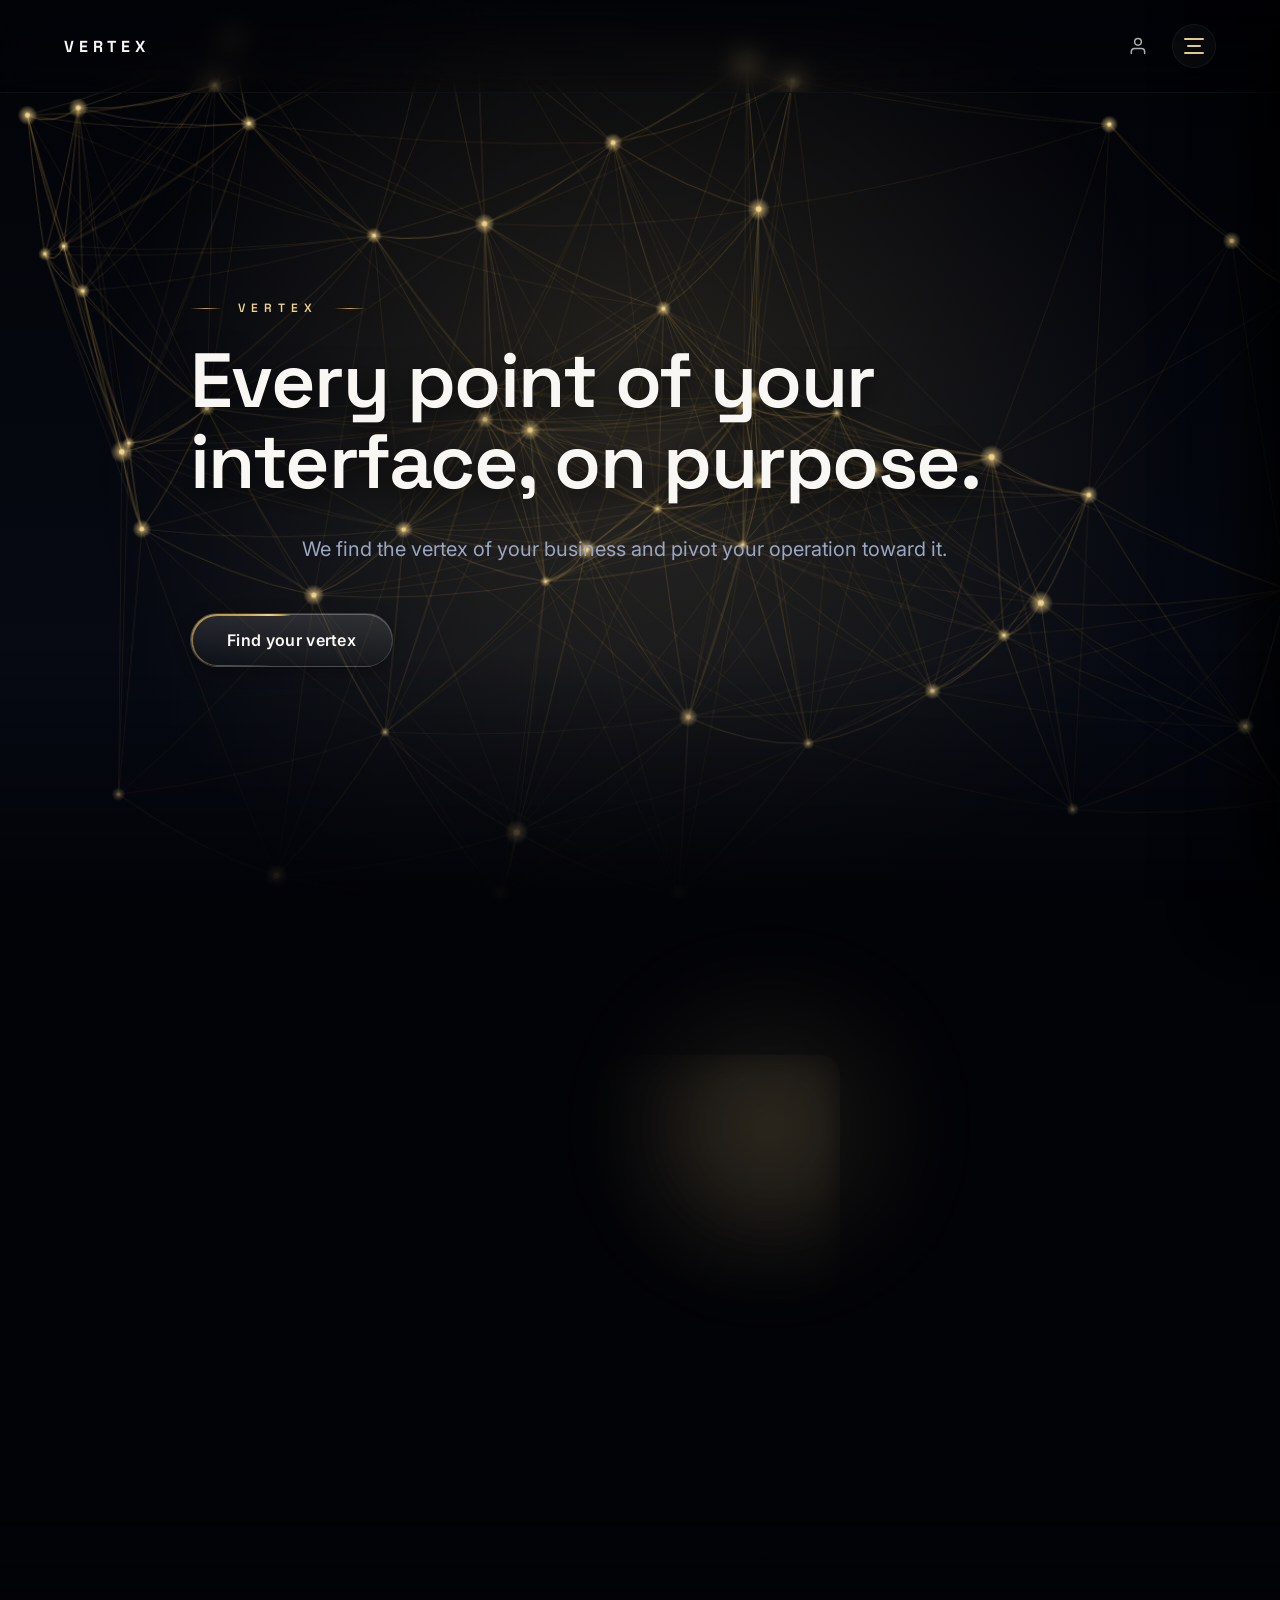
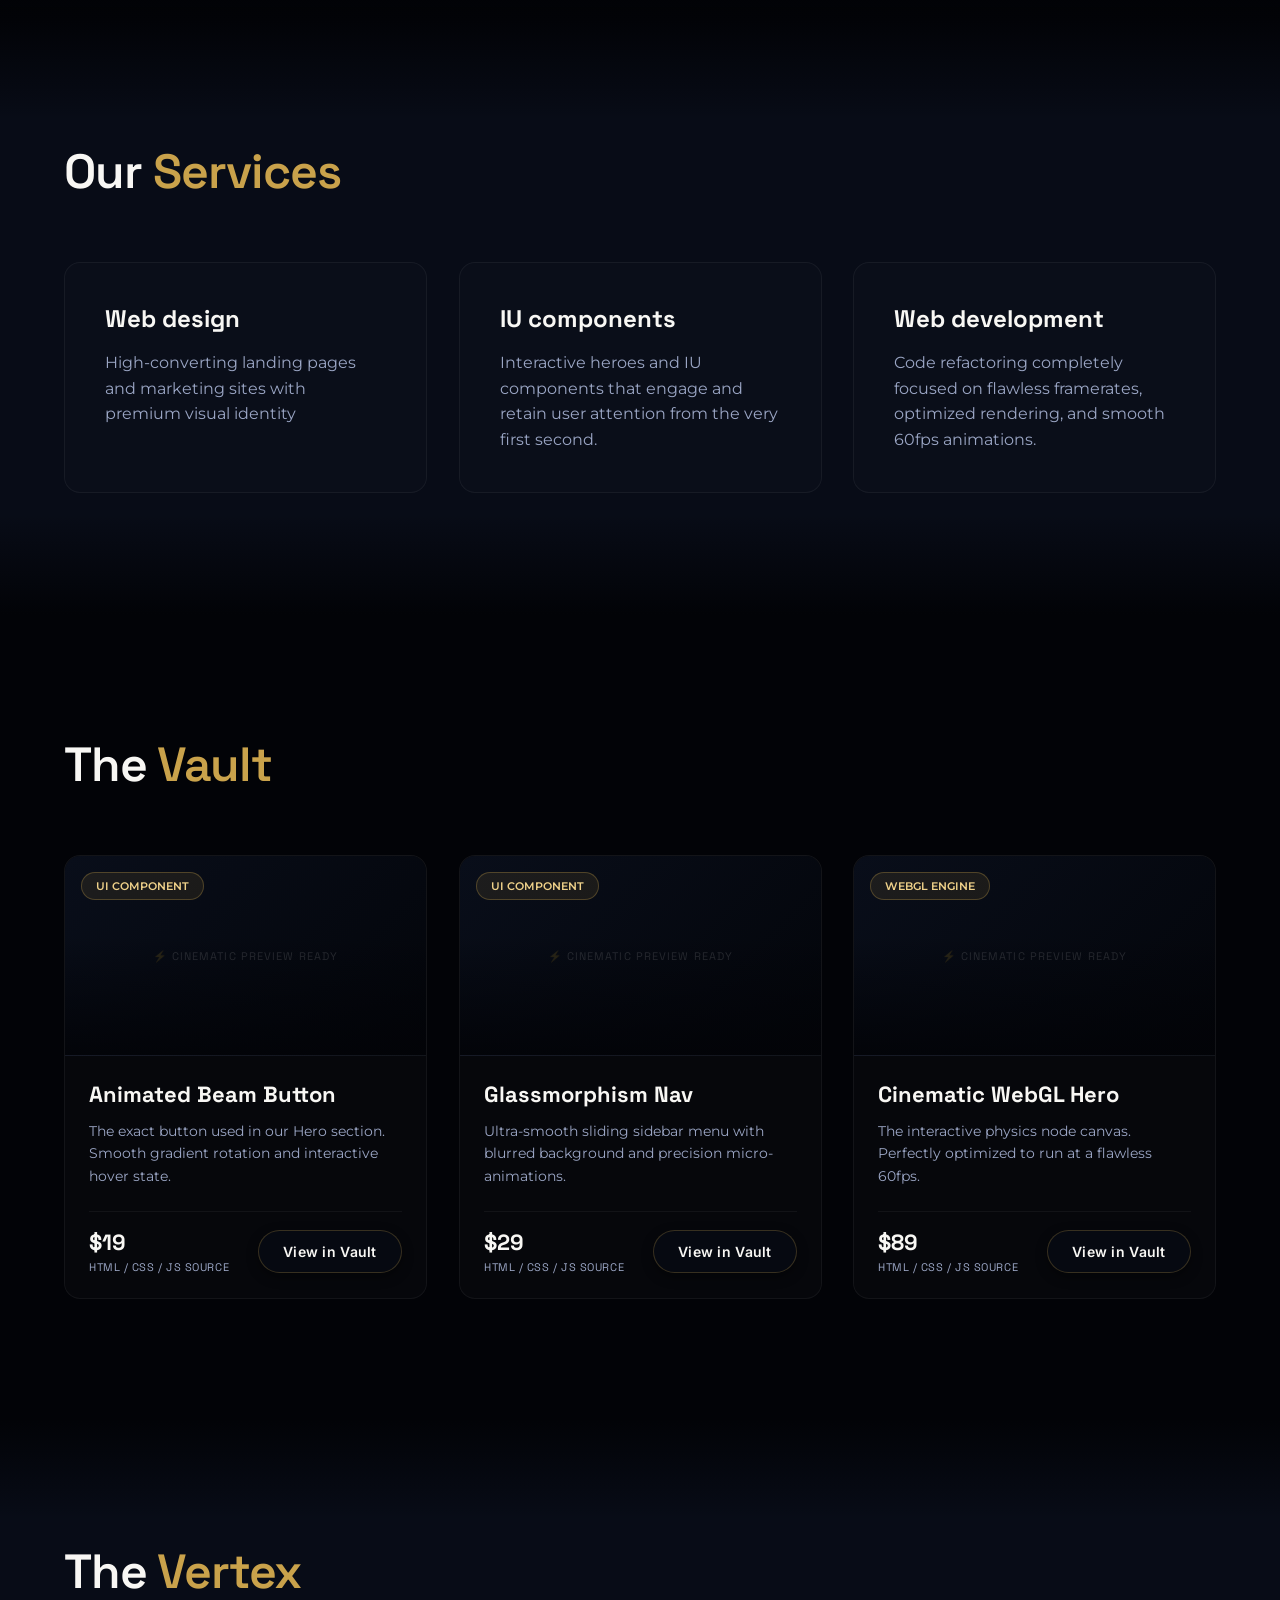
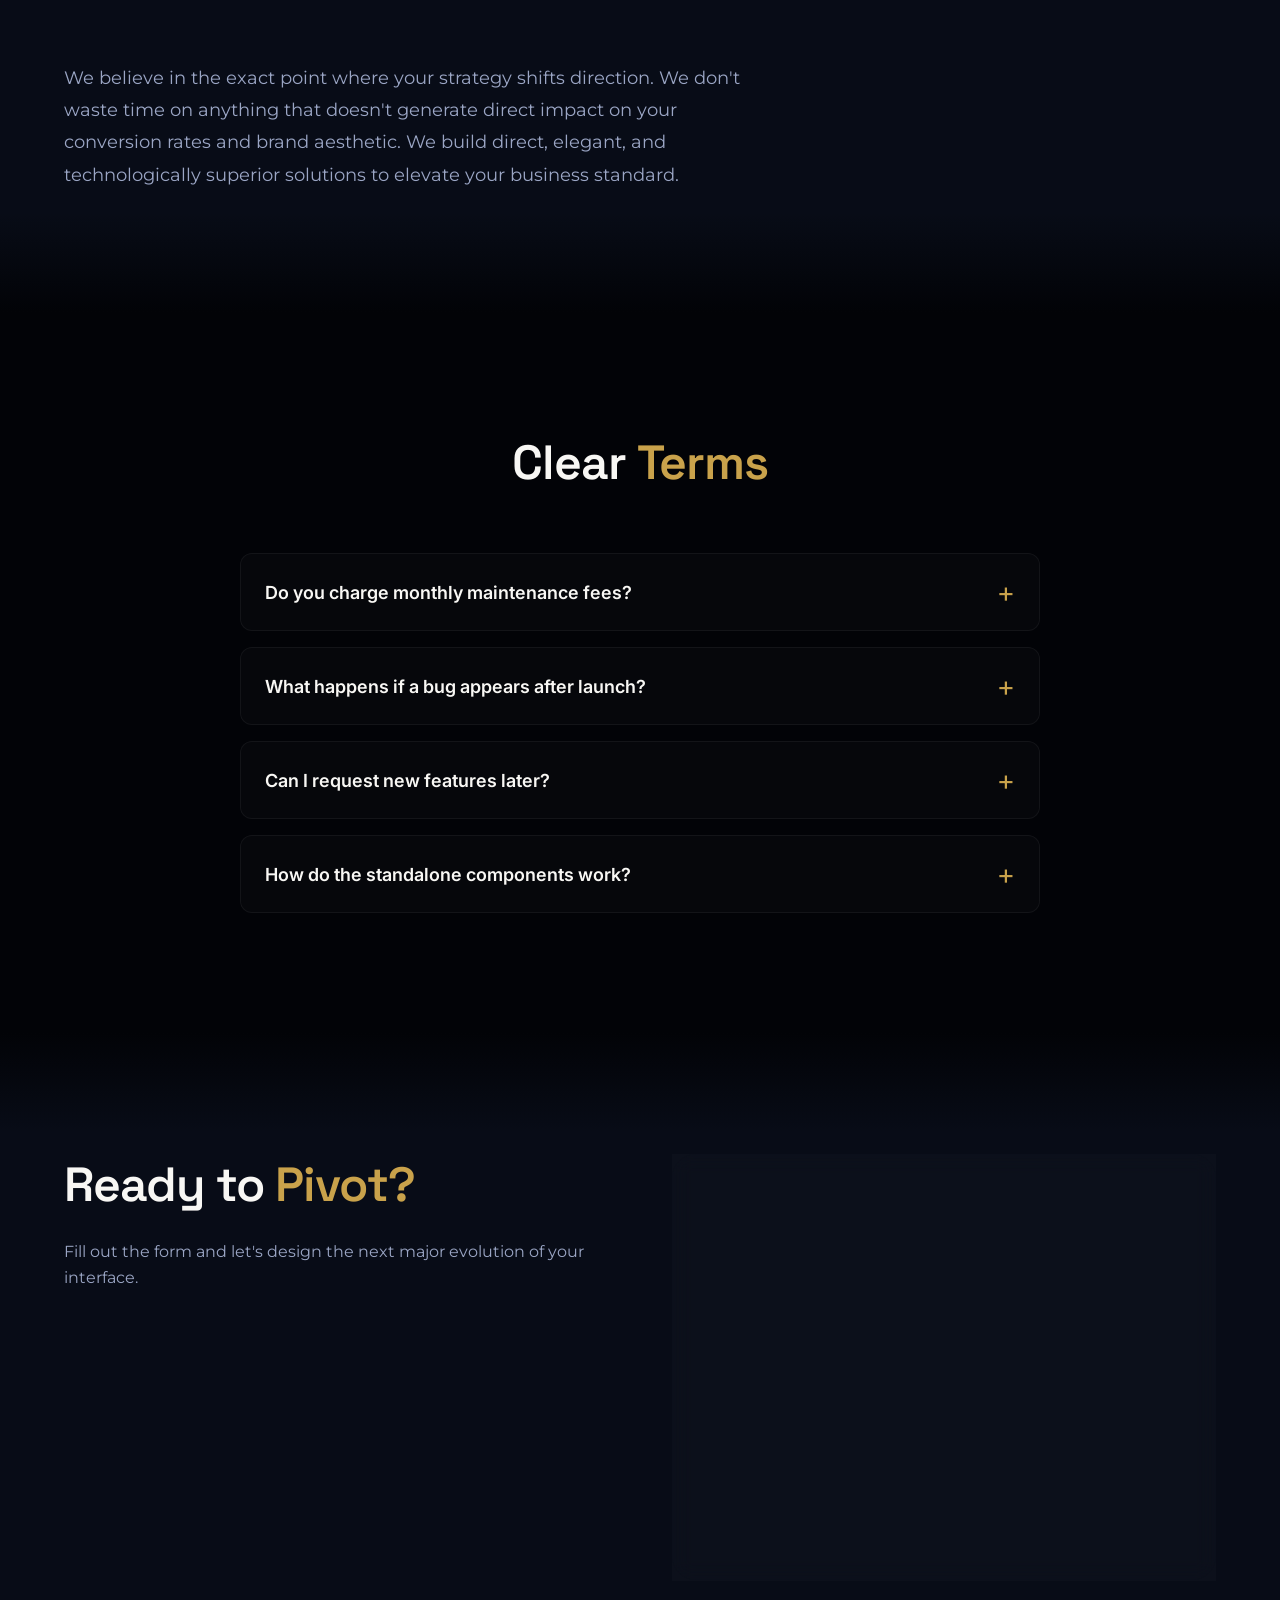
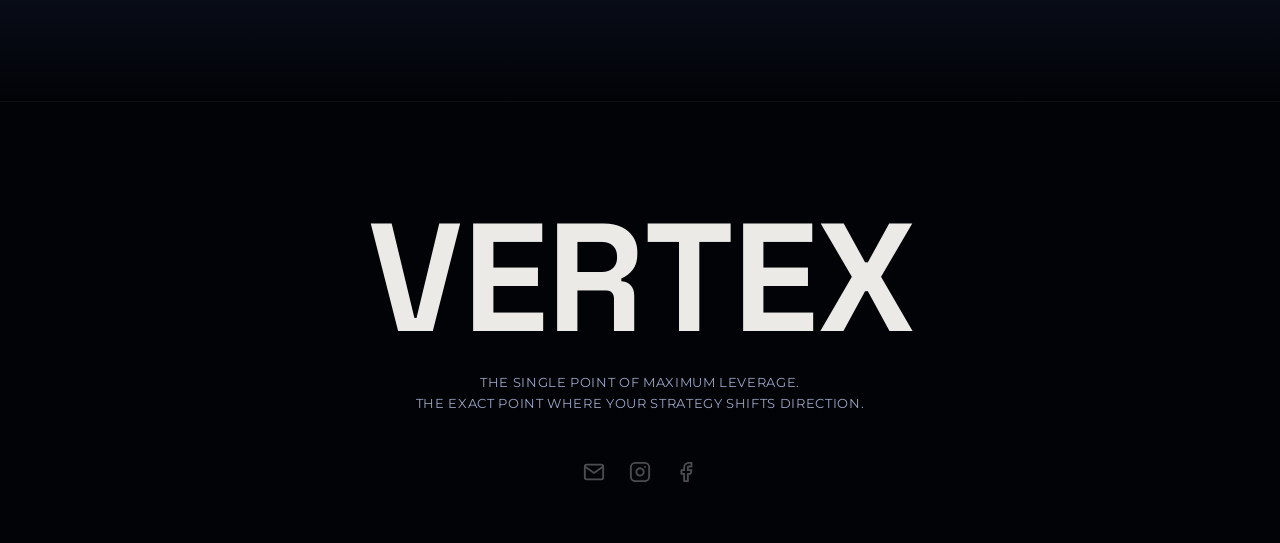
<file: index.html>
<!DOCTYPE html>
<html lang="en">
<head>
  
  <title>Vertex | Immersive Digital Assets & UI Templates</title>
<meta name="description" content="Premium HTML templates and interactive 3D UI components. Built for elite developers and cyber-studios. 100% independent.">
<meta name="keywords" content="HTML templates, 3D UI, WebGL, Glassmorphism, Premium Web Design">

<meta property="og:type" content="website">
<meta property="og:url" content="https://www.seu-dominio-vertex.com/">
<meta property="og:title" content="Vertex — Premium Immersive Assets">
<meta property="og:description" content="Own your source code with ultra-luxury 3D templates.">
<meta property="og:image" content="https://www.seu-dominio-vertex.com/assets/img/og-preview.jpg">

<meta name="twitter:card" content="summary_large_image">
<meta name="twitter:title" content="Vertex — Premium Immersive Assets">
<meta name="twitter:description" content="Own your source code.">
<meta name="twitter:image" content="https://www.seu-dominio-vertex.com/assets/img/og-preview.jpg">

  
<meta charset="UTF-8">
<meta name="viewport" content="width=device-width, initial-scale=1.0">
<title>Vertex — The single point of maximum leverage</title>
<link rel="preconnect" href="https://fonts.googleapis.com">
<link rel="preconnect" href="https://fonts.gstatic.com" crossorigin>
<link href="https://fonts.googleapis.com/css2?family=Space+Grotesk:wght@400;500;600;700&family=Inter:wght@400;500;600&family=Montserrat:wght@400;500;600&display=swap" rel="stylesheet">
<link rel="stylesheet" href="style.css">
</head>
<body>
<div class="auth-overlay" id="authOverlay"></div>
<div class="auth-panel" id="authPanel" aria-hidden="true">
  <div class="auth-glass-content">
    <button class="close-auth" id="closeAuth">&times;</button>
    <div class="auth-header">
      <span class="auth-eyebrow">Vertex Core</span>
      <h2>Access the Nexus</h2>
      <p>Sign in to manage your purchased licenses, download your .zip frameworks, and view premium web hooks.</p>
    </div>
    
    <form class="auth-form" onsubmit="event.preventDefault(); alert('Authentication gateway initialized.');">
      <div class="auth-input-group">
        <label>Operational Email</label>
        <input type="email" class="input-field" placeholder="name@company.com" required>
      </div>
      <div class="auth-input-group" style="margin-top: 16px;">
        <label>Passcode</label>
        <input type="password" class="input-field" placeholder="••••••••" required>
      </div>
      <button type="submit" class="btn-primary-pulse" style="width: 100%; margin-top: 24px; text-align: center;">Access</button>
    </form>
    
    <div class="auth-footer-links">
      <p>New to the ecosystem? <a href="#contact" onclick="document.getElementById('closeAuth').click();">Request Studio Access</a></p>
    </div>
  </div>
</div>

<header class="topbar">
  <div class="brand-mark">Vertex</div>
  <div class="topbar-right">
    <button class="user-icon" aria-label="User Profile">
      <svg viewBox="0 0 24 24" fill="none" stroke="currentColor" stroke-width="1.8" stroke-linecap="round" stroke-linejoin="round">
        <path d="M20 21v-2a4 4 0 0 0-4-4H8a4 4 0 0 0-4 4v2"></path>
        <circle cx="12" cy="7" r="4"></circle>
      </svg>
    </button>
    <button class="hamburger" id="hamburger" aria-label="Toggle menu" aria-expanded="false">
      <span></span><span></span><span></span>
    </button>
  </div>
</header>

<div class="menu-overlay" id="menuOverlay"></div>
<nav class="menu-panel" id="menuPanel" aria-hidden="true">
  <div class="menu-nav">
    <a href="#home">Home</a>
    <a href="#services">Services</a>
    <a href="#components">The Vault</a>
    <a href="#about">About</a>
    <a href="#faq">FAQ</a>
    <a href="#contact">Contact</a>
  </div>
</nav>

<section class="hero" id="home">
  <div class="hero-canvas-wrapper">
    <canvas id="nodeCanvas"></canvas>
  </div>
  <div class="hero-inner reveal">
    <div class="hero-copy">
      <span class="eyebrow">Vertex</span>
      <h1>Every point of your interface, on purpose.</h1>
      <p>We find the vertex of your business and pivot your operation toward it.</p>
      <div class="hero-actions">
      <button class="btn-primary" onclick="window.location.href='vault.html'">Find your vertex</button>
      </div>
    </div>
  </div>
</section>

<section class="page-section fade-bottom" id="why-vertex" style="display: flex; justify-content: center; align-items: center; min-height: 80vh;">
  <div class="hero-3d-container">
      <div class="float-wrapper reveal">
          <div class="card-3d" id="interactive-card">
              <div class="card-glow-gold"></div>
              
              <div class="card-glass">
                  <div class="glass-content">
                      <h3 class="glass-title">Why Vertex?</h3>
                      
                      <div class="glass-accordion">
                          <div class="glass-item active">
                              <button class="glass-btn">💎 Premium Visuals</button>
                              <div class="glass-panel">
                                  <p>Elite aesthetics that convey absolute trust and elevate the perceived value for your end customer.</p>
                              </div>
                          </div>
                          
                          <div class="glass-item">
                              <button class="glass-btn">🎨 Immersive Design</button>
                              <div class="glass-panel">
                                  <p>3D elements and fluid interactions that capture attention and skyrocket conversion rates.</p>
                              </div>
                          </div>
                          
                          <div class="glass-item">
                              <button class="glass-btn">🚀 Extreme Performance</button>
                              <div class="glass-panel">
                                  <p>Ultra-light code that loads instantly on any mobile device.</p>
                              </div>
                          </div>
                      </div>
                  </div>
              </div>
          </div>
      </div>
  </div>
</section>

<section class="page-section fade-top fade-bottom" id="services">
  <div class="container">
    <h2 class="section-title reveal">Our <span>Services</span></h2>
    <div class="services-grid">
      <div class="service-card reveal delay-1" data-tilt-card>
        <h3>Web design</h3>
        <p>High-converting landing pages and marketing sites with premium visual identity</p>
      </div>
      <div class="service-card reveal delay-2" data-tilt-card>
        <h3>IU components</h3>
        <p>Interactive heroes and IU components that engage and retain user attention from the very first second.</p>
      </div>
      <div class="service-card reveal delay-3" data-tilt-card>
        <h3>Web development</h3>
        <p>Code refactoring completely focused on flawless framerates, optimized rendering, and smooth 60fps animations.</p>
      </div>
    </div>
  </div>
</section>

<section class="page-section fade-bottom" id="components">
  <div class="container">
    <h2 class="section-title reveal">The <span>Vault</span></h2>
    <div class="services-grid">
      
      <div class="service-card reveal delay-1" data-tilt-card>
        <div class="card-preview-container">
          <span class="asset-badge">UI Component</span>
          <div class="video-overlay-scrim"></div>
        </div>
        <div class="card-meta-inner">
          <h3>Animated Beam Button</h3>
          <p>The exact button used in our Hero section. Smooth gradient rotation and interactive hover state.</p>
          <div class="card-footer-action">
            <div>
              <span class="card-price-value">$19</span>
              <span style="display: block; font-size: 11px; color: var(--text-muted); font-family: var(--display); letter-spacing: 0.05em; text-transform: uppercase; margin-top: 4px;">HTML / CSS / JS Source</span>
            </div>
            <button class="btn-vault-pulse" onclick="window.location.href='vault.html'">View in Vault</button>
          </div>
        </div>
      </div>

      <div class="service-card reveal delay-2" data-tilt-card>
        <div class="card-preview-container">
          <span class="asset-badge">UI Component</span>
          <div class="video-overlay-scrim"></div>
        </div>
        <div class="card-meta-inner">
          <h3>Glassmorphism Nav</h3>
          <p>Ultra-smooth sliding sidebar menu with blurred background and precision micro-animations.</p>
          <div class="card-footer-action">
            <div>
              <span class="card-price-value">$29</span>
              <span style="display: block; font-size: 11px; color: var(--text-muted); font-family: var(--display); letter-spacing: 0.05em; text-transform: uppercase; margin-top: 4px;">HTML / CSS / JS Source</span>
            </div>
            <button class="btn-vault-pulse" onclick="window.location.href='vault.html'">View in Vault</button>
          </div>
        </div>
      </div>

      <div class="service-card reveal delay-3" data-tilt-card>
        <div class="card-preview-container">
          <span class="asset-badge">WebGL Engine</span>
          <div class="video-overlay-scrim"></div>
        </div>
        <div class="card-meta-inner">
          <h3>Cinematic WebGL Hero</h3>
          <p>The interactive physics node canvas. Perfectly optimized to run at a flawless 60fps.</p>
          <div class="card-footer-action">
            <div>
              <span class="card-price-value">$89</span>
              <span style="display: block; font-size: 11px; color: var(--text-muted); font-family: var(--display); letter-spacing: 0.05em; text-transform: uppercase; margin-top: 4px;">HTML / CSS / JS Source</span>
            </div>
            <button class="btn-vault-pulse" onclick="window.location.href='vault.html'">View in Vault</button>
          </div>
        </div>
      </div>

    </div>
  </div>
</section>

<section class="page-section fade-top fade-bottom" id="about">
  <div class="container reveal">
    <h2 class="section-title">The <span>Vertex</span></h2>
    <p style="color: var(--text-muted); max-width: 700px; line-height: 1.8; font-size: 18px;" class="reveal delay-1">
      We believe in the exact point where your strategy shifts direction. We don't waste time on anything that doesn't generate direct impact on your conversion rates and brand aesthetic. We build direct, elegant, and technologically superior solutions to elevate your business standard.
    </p>
  </div>
</section>

<section class="page-section fade-bottom" id="faq">
  <div class="container">
    <h2 class="section-title reveal" style="text-align: center;">Clear <span>Terms</span></h2>
    <div class="faq-list reveal delay-1">
      <details class="faq-item">
        <summary>Do you charge monthly maintenance fees?</summary>
        <p>No. We build independent, high-performance assets. Once delivered, the codebase is 100% yours. We don't believe in holding your operation hostage with recurring tech fees.</p>
      </details>
      <details class="faq-item">
        <summary>What happens if a bug appears after launch?</summary>
        <p>Every full project includes a strict 15-day Stabilization Period. If any visual discrepancy or performance drop occurs within this window, we correct it immediately at zero cost.</p>
      </details>
      <details class="faq-item">
        <summary>Can I request new features later?</summary>
        <p>Absolutely. We treat future updates—like adding a new page or a new 3D element—as independent micro-projects. You only pay for exactly what you need, exactly when you need it.</p>
      </details>
      <details class="faq-item">
        <summary>How do the standalone components work?</summary>
        <p>When you purchase from 'The Vault', you receive the raw HTML, CSS, and JS files, perfectly formatted and ready to be integrated into your existing project or CMS.</p>
      </details>
    </div>
  </div>
</section>

<section class="page-section fade-top fade-bottom" id="contact">
  <div class="container">
    <div class="contact-wrapper">
      <div class="reveal">
        <h2 class="section-title" style="margin-bottom: 24px;">Ready to <span>Pivot?</span></h2>
        <p style="color: var(--text-muted); line-height: 1.6; margin-bottom: 32px;">
          Fill out the form and let's design the next major evolution of your interface.
        </p>
      </div>
      <form class="contact-form reveal delay-1" onsubmit="event.preventDefault();">
        <input type="text" class="input-field" placeholder="Your Name" required>
        <input type="email" class="input-field" placeholder="Your Email" required>
        <textarea class="input-field" placeholder="Tell us about your project..." required></textarea>
        <button type="submit" class="btn-simple" style="align-self: flex-start; margin-top: 10px;">Send Message</button>
      </form>
    </div>
  </div>
</section>

<footer class="footer">
  <div class="footer-brand">VERTEX</div>
  <div class="footer-tagline">
    The single point of maximum leverage.<br>The exact point where your strategy shifts direction.
  </div>
  <div class="footer-socials">
    <a href="#" aria-label="Email">
      <svg viewBox="0 0 24 24" fill="none" stroke="currentColor" stroke-width="2" stroke-linecap="round" stroke-linejoin="round"><path d="M4 4h16c1.1 0 2 .9 2 2v12c0 1.1-.9 2-2 2H4c-1.1 0-2-.9-2-2V6c0-1.1.9-2 2-2z"></path><polyline points="22,6 12,13 2,6"></polyline></svg>
    </a>
    <a href="#" aria-label="Instagram">
      <svg viewBox="0 0 24 24" fill="none" stroke="currentColor" stroke-width="2" stroke-linecap="round" stroke-linejoin="round"><rect x="2" y="2" width="20" height="20" rx="5" ry="5"></rect><path d="M16 11.37A4 4 0 1 1 12.63 8 4 4 0 0 1 16 11.37z"></path><line x1="17.5" y1="6.5" x2="17.51" y2="6.5"></line></svg>
    </a>
    <a href="#" aria-label="Facebook">
      <svg viewBox="0 0 24 24" fill="none" stroke="currentColor" stroke-width="2" stroke-linecap="round" stroke-linejoin="round"><path d="M18 2h-3a5 5 0 0 0-5 5v3H7v4h3v8h4v-8h3l1-4h-4V7a1 1 0 0 1 1-1h3z"></path></svg>
    </a>
  </div>
</footer>

<script src="js/ui-core.js"></script>
<script src="js/engine-3d.js"></script>
<script src="js/canvas-hero.js"></script>
</body>
</html>
</file>
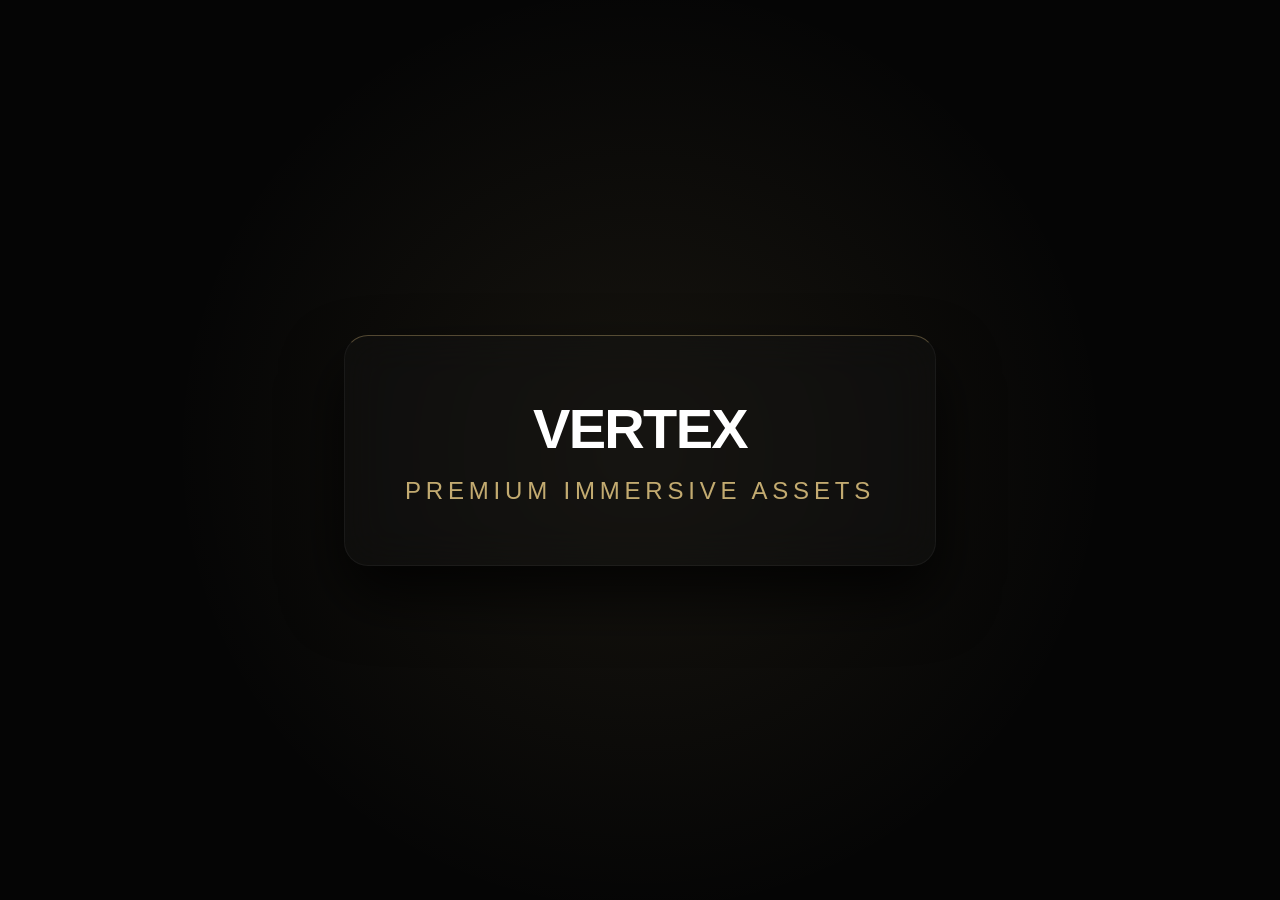
<file: imagem.html>
<!DOCTYPE html>
<html lang="en">
<head>
    <meta charset="UTF-8">
    <meta name="viewport" content="width=device-width, initial-scale=1.0">
    <title>Gerador OG</title>
    <style>
        body, html {
            margin: 0; padding: 0;
            width: 100%; height: 100vh;
            background: #050505;
            display: flex;
            justify-content: center;
            align-items: center;
            font-family: 'Inter', sans-serif;
            overflow: hidden;
        }
        .canvas-bg {
            position: absolute;
            inset: 0;
            background-image: radial-gradient(circle at 50% 50%, rgba(240, 210, 138, 0.08) 0%, transparent 60%);
        }
        .glass-panel {
            position: relative;
            z-index: 2;
            background: rgba(20, 20, 20, 0.4);
            backdrop-filter: blur(20px);
            -webkit-backdrop-filter: blur(20px);
            border: 1px solid rgba(255, 255, 255, 0.05);
            border-top: 1px solid rgba(240, 210, 138, 0.3);
            border-radius: 24px;
            padding: 60px;
            text-align: center;
            max-width: 800px;
            box-shadow: 0 30px 60px rgba(0,0,0,0.8);
        }
        h1 {
            color: #fff;
            font-size: 56px;
            margin: 0 0 16px 0;
            letter-spacing: -0.03em;
        }
        p {
            color: rgba(240, 210, 138, 0.8);
            font-size: 24px;
            margin: 0;
            letter-spacing: 0.2em;
            text-transform: uppercase;
        }
    </style>
</head>
<body>
    <div class="canvas-bg"></div>
    <div class="glass-panel">
        <h1>VERTEX</h1>
        <p>Premium Immersive Assets</p>
    </div>
</body>
</html>
</file>
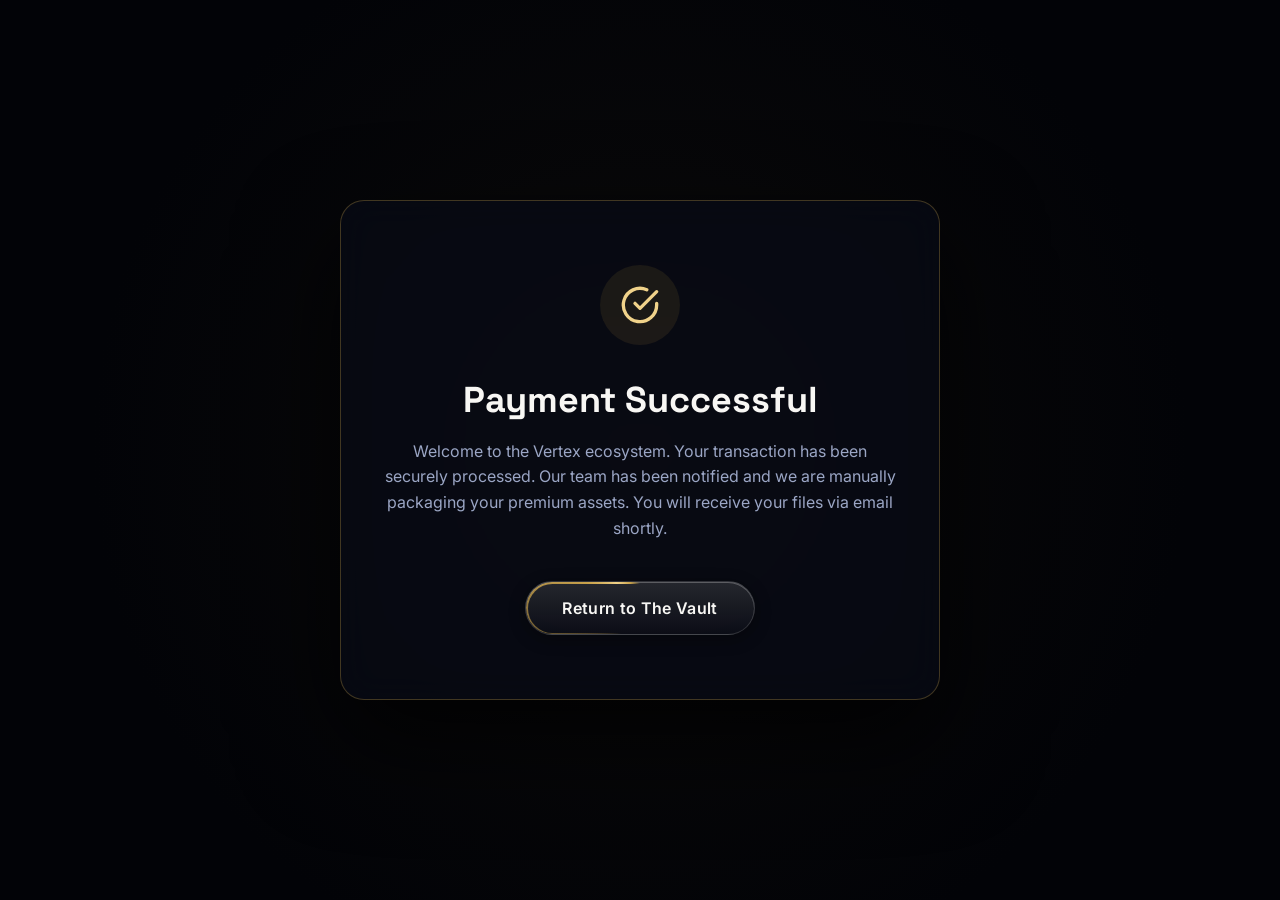
<file: thank-you.html>
<!DOCTYPE html>
<html lang="en">
<head>
<meta charset="UTF-8">
<meta name="viewport" content="width=device-width, initial-scale=1.0">
<title>Success — Vertex</title>
<link rel="preconnect" href="https://fonts.googleapis.com">
<link rel="preconnect" href="https://fonts.gstatic.com" crossorigin>
<link href="https://fonts.googleapis.com/css2?family=Space+Grotesk:wght@400;500;600;700&family=Inter:wght@400;500;600&family=Montserrat:wght@400;500;600&display=swap" rel="stylesheet">
<link rel="stylesheet" href="style.css">
<style>
  .thank-you-wrapper {
    min-height: 100vh;
    display: flex;
    align-items: center;
    justify-content: center;
    text-align: center;
    padding: 24px;
    background: radial-gradient(circle at 50% 50%, rgba(201, 162, 75, 0.05) 0%, var(--bg-void) 70%);
  }
  .success-glass {
    background: rgba(8, 12, 23, 0.65);
    border: 1px solid rgba(201, 162, 75, 0.3);
    padding: 64px 40px;
    border-radius: 24px;
    backdrop-filter: blur(16px);
    -webkit-backdrop-filter: blur(16px);
    max-width: 600px;
    box-shadow: 0 40px 100px rgba(0,0,0,0.8);
  }
  .success-icon {
    width: 80px; height: 80px;
    background: rgba(201, 162, 75, 0.1);
    color: var(--gold-bright);
    border-radius: 50%;
    display: flex; align-items: center; justify-content: center;
    margin: 0 auto 32px;
  }
  .success-icon svg { width: 40px; height: 40px; }
</style>
</head>
<body>

<div class="thank-you-wrapper">
  <div class="success-glass reveal active">
    <div class="success-icon">
      <svg viewBox="0 0 24 24" fill="none" stroke="currentColor" stroke-width="2" stroke-linecap="round" stroke-linejoin="round">
        <path d="M22 11.08V12a10 10 0 1 1-5.93-9.14"></path>
        <polyline points="22 4 12 14.01 9 11.01"></polyline>
      </svg>
    </div>
    <h1 style="font-family: var(--display); font-size: 36px; margin-bottom: 16px;">Payment Successful</h1>
    <p style="color: var(--text-muted); line-height: 1.6; margin-bottom: 40px; font-size: 16px;">
      Welcome to the Vertex ecosystem. Your transaction has been securely processed. Our team has been notified and we are manually packaging your premium assets. You will receive your files via email shortly.
    </p>
    <button class="btn-primary" onclick="window.location.href='vault.html'">Return to The Vault</button>
  </div>
</div>

</body>
</html>
</file>
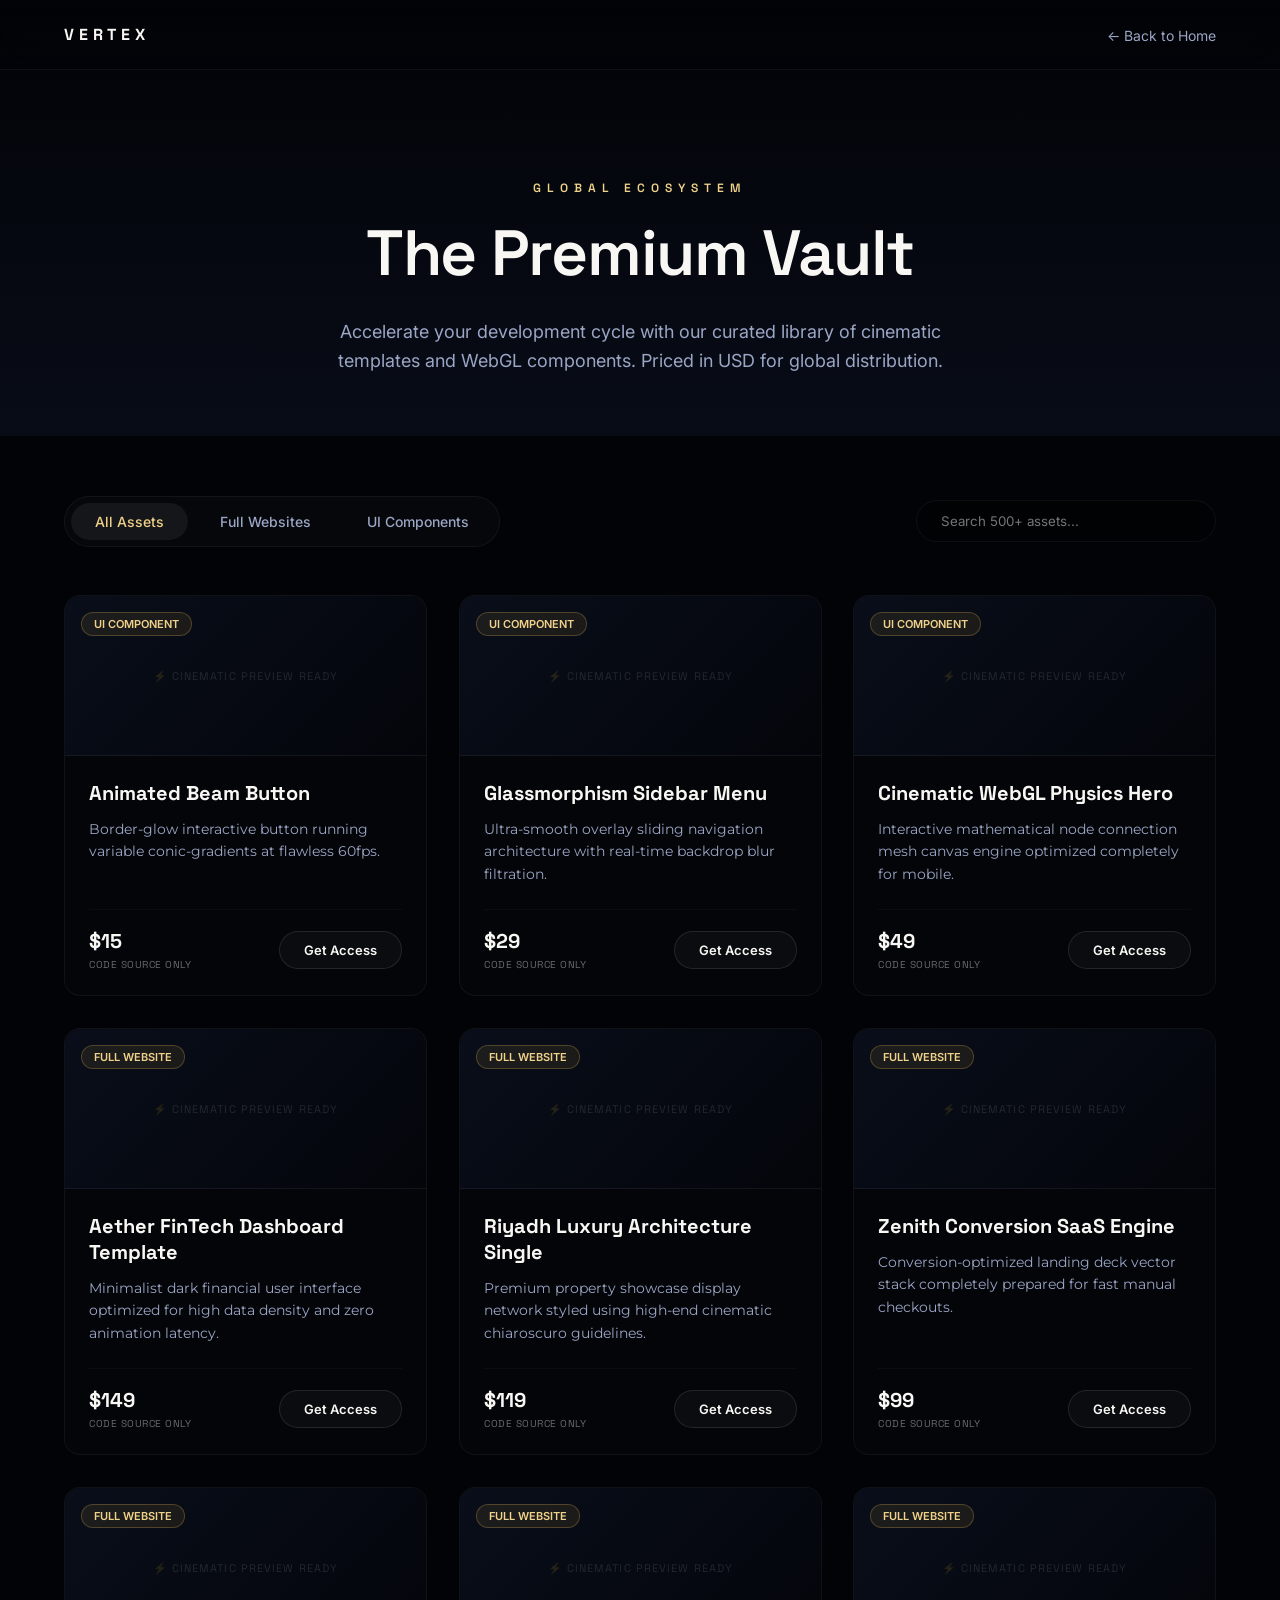
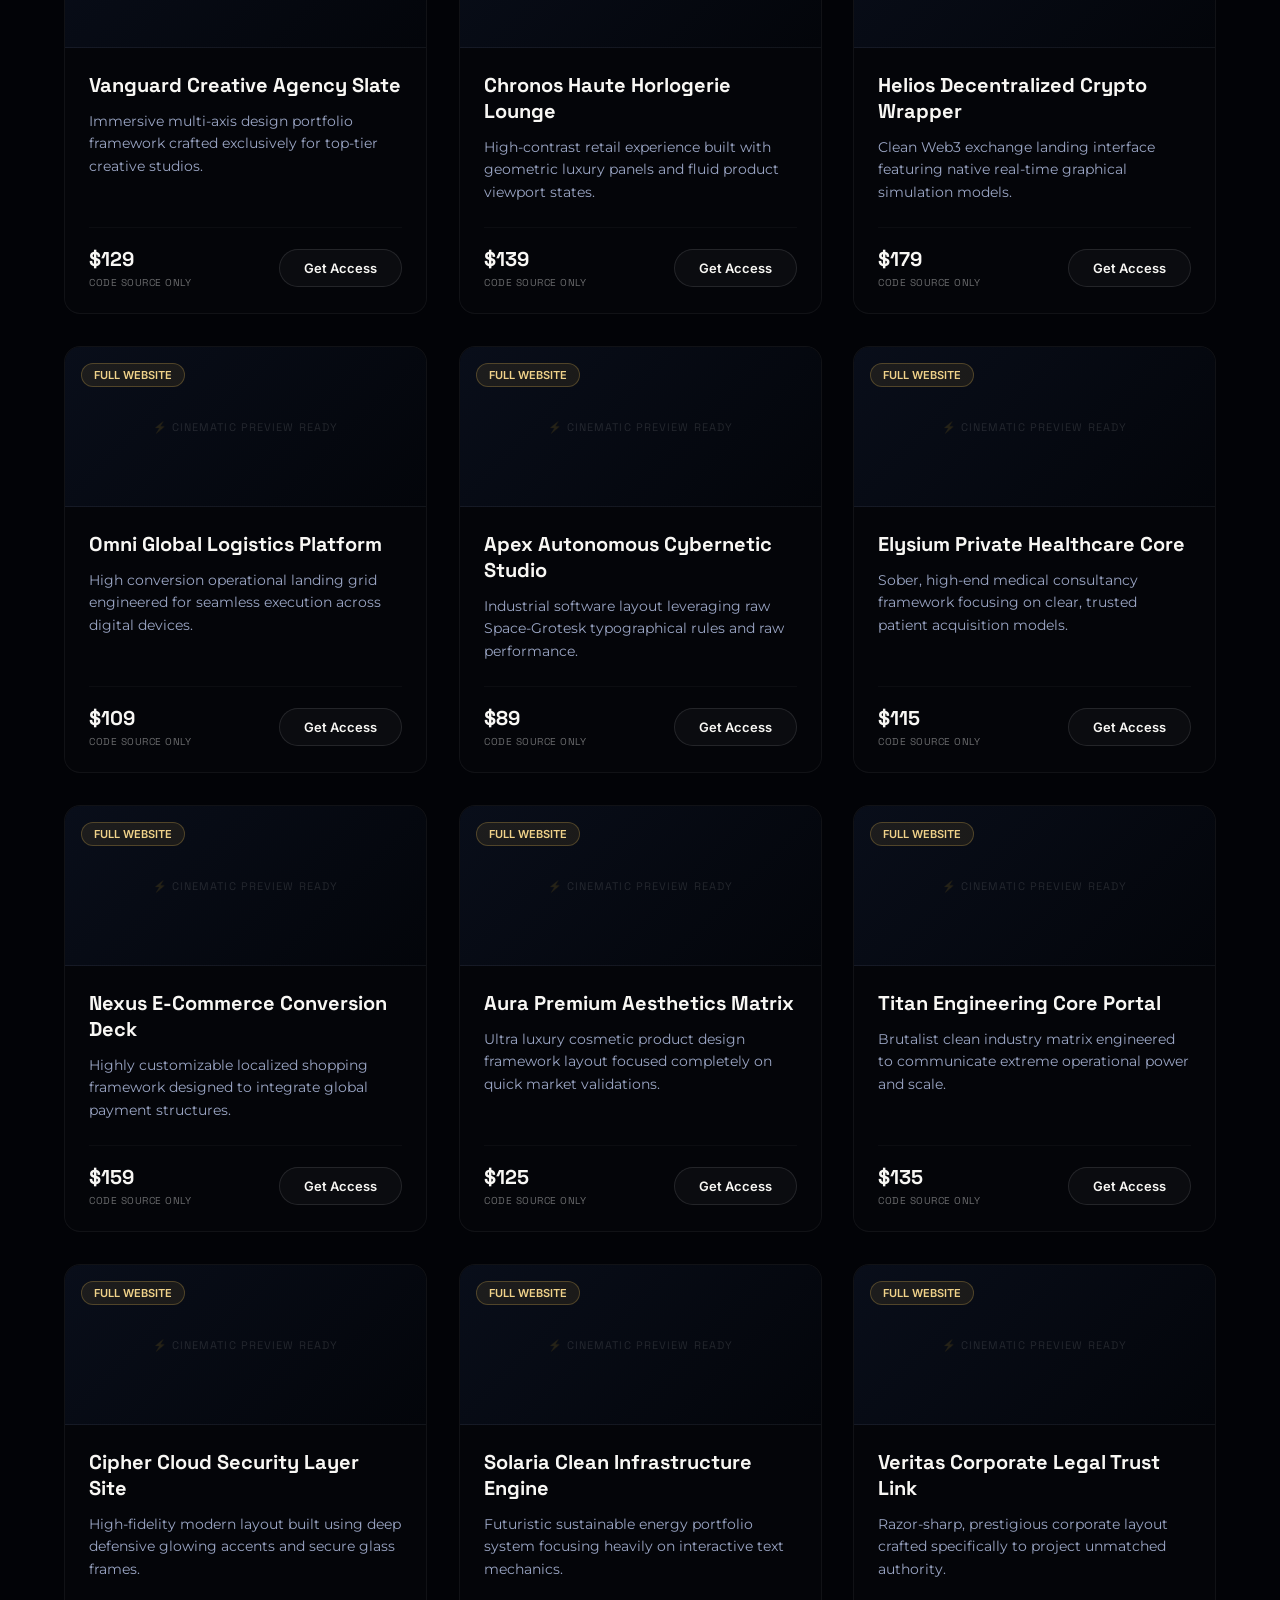
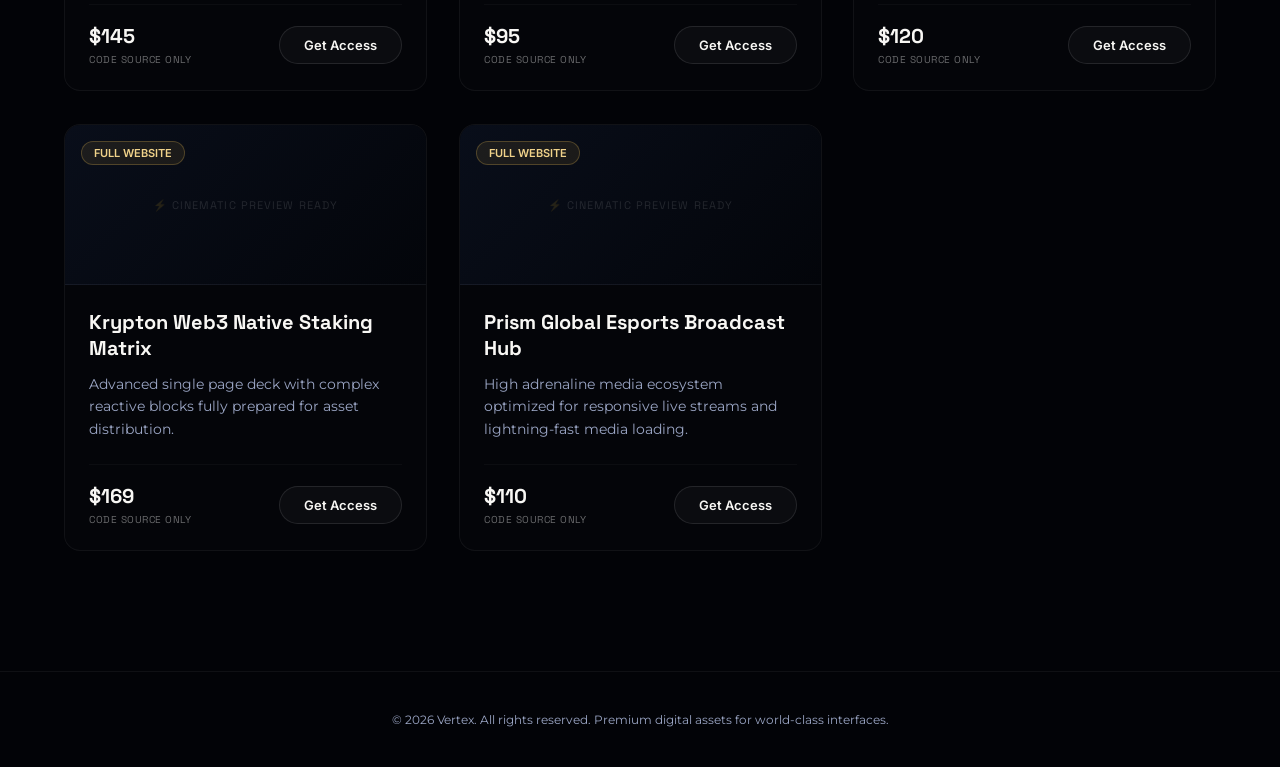
<file: vault.html>
<!DOCTYPE html>
<html lang="en">
<head>
<meta charset="UTF-8">
<meta name="viewport" content="width=device-width, initial-scale=1.0">
<title>The Vault — Vertex Ecosystem</title>
<link rel="preconnect" href="https://fonts.googleapis.com">
<link rel="preconnect" href="https://fonts.gstatic.com" crossorigin>
<link href="https://fonts.googleapis.com/css2?family=Space+Grotesk:wght@400;500;600;700&family=Inter:wght@400;500;600&family=Montserrat:wght@400;500;600&display=swap" rel="stylesheet">
<link rel="stylesheet" href="vault-style.css">
</head>
<body>

<header class="topbar">
  <div class="brand-mark"><a href="index.html" style="color: inherit; text-decoration: none;">Vertex</a></div>
  <div class="topbar-right">
    <a href="index.html" class="btn-back">← Back to Home</a>
  </div>
</header>

<section class="vault-hero">
  <div class="container reveal">
    <span class="eyebrow">Global Ecosystem</span>
    <h1>The Premium Vault</h1>
    <p>Accelerate your development cycle with our curated library of cinematic templates and WebGL components. Priced in USD for global distribution.</p>
  </div>
</section>

<section class="marketplace-section">
  <div class="container">
    
    <div class="marketplace-controls reveal">
      <div class="filter-tabs">
        <button class="filter-btn active" data-filter="all">All Assets</button>
        <button class="filter-btn" data-filter="website">Full Websites</button>
        <button class="filter-btn" data-filter="component">UI Components</button>
      </div>
      <div class="search-box">
        <input type="text" id="vault-search" placeholder="Search 500+ assets...">
      </div>
    </div>

    <div class="market-grid reveal" id="market-products-grid"></div>

  </div>
</section>

<div class="checkout-modal" id="vaultCheckoutModal">
  <div class="modal-glass">
    <button class="close-modal" onclick="closeVaultCheckout()">&times;</button>
    
    <h3 class="modal-title">Secure Checkout</h3>
    <p id="modal-item-details" style="color: var(--text-primary); font-size: 16px; font-weight: 600; margin-bottom: 24px;"></p>
    
    <div class="upsell-box" id="upsellContainer">
      <label class="switch">
        <input type="checkbox" id="setupUpsellToggle" onchange="toggleUpsell()">
        <span class="slider"></span>
      </label>
      <div class="upsell-info">
        <h4>White-Glove Setup (+ $400)</h4>
        <p>Don't want to touch code? Our engineers will replace all text, images, and deploy the live site on your domain within 48 hours.</p>
      </div>
    </div>
    
    <div class="payment-tabs">
      <button class="pay-tab-btn active" onclick="switchPaymentMethod('moyassar')">💳 Global Cards / Apple Pay</button>
      <button class="pay-tab-btn" onclick="switchPaymentMethod('paypal')">🔹 PayPal</button>
      <button class="pay-tab-btn" onclick="switchPaymentMethod('binance')">🔶 Binance Pay</button>
    </div>

    <div class="payment-gateways-container">
      
      <div class="payment-gateway-content active" id="gate-moyassar">
        <div class="gateway-placeholder">
          <p class="gate-highlight">Moyassar Payment Gateway</p>
          <span>Accepting Visa, Mastercard, American Express, Mada, and Apple Pay worldwide.</span>
          <button class="btn-gate-action" onclick="processManualSale('Moyassar Global Cards')">Pay with Credit / Debit Card</button>
        </div>
      </div>

      <div class="payment-gateway-content" id="gate-paypal">
        <div class="gateway-placeholder">
          <p class="gate-highlight" style="color: #0070ba;">PayPal Express</p>
          <span>Pay safely using your global PayPal account or linked cards.</span>
          <button class="btn-gate-action" style="background: #0070ba;" onclick="processManualSale('PayPal')">Proceed to PayPal</button>
        </div>
      </div>

      <div class="payment-gateway-content" id="gate-binance">
        <div class="gateway-placeholder">
          <p class="gate-highlight" style="color: #f3ba2f;">Binance Pay (Crypto)</p>
          <span>Instant global crypto settlement via USDT, BTC, or ETH.</span>
          <button class="btn-gate-action" style="background: #f3ba2f; color: #000;" onclick="processManualSale('Binance Pay')">Generate Crypto Invoice</button>
        </div>
      </div>

    </div>

  </div>
</div>

<footer class="vault-footer">
  <p>&copy; 2026 Vertex. All rights reserved. Premium digital assets for world-class interfaces.</p>
</footer>

<div class="checkout-modal" id="vaultCheckoutModal">
    <div class="checkout-panel">
        <div class="checkout-header">
            <h3>Secure Checkout</h3>
            <button class="close-modal" onclick="closeVaultCheckout()">×</button>
        </div>
        
        <div class="checkout-item-info">
            <p id="modal-item-details">Carregando detalhes do ativo...</p>
        </div>

        <div class="payment-tabs">
            <button class="pay-tab-btn active" onclick="switchPaymentMethod('card')">Credit Card</button>
            <button class="pay-tab-btn" onclick="switchPaymentMethod('paypal')">PayPal</button>
            <button class="pay-tab-btn" onclick="switchPaymentMethod('binance')">Binance</button>
        </div>

        <div class="payment-gateway-content active" id="gate-card">
            <p class="gateway-desc">Secure encrypted payment via global card networks.</p>
            <div class="mock-card-form">
                <input type="text" placeholder="Card Number" class="mock-input" disabled>
                <div class="mock-input-row">
                    <input type="text" placeholder="MM/YY" class="mock-input" disabled>
                    <input type="text" placeholder="CVC" class="mock-input" disabled>
                </div>
            </div>
            <button class="btn-action-buy checkout-submit" onclick="processManualSale('Credit Card (Stripe)')">Pay with Card</button>
        </div>

        <div class="payment-gateway-content" id="gate-paypal">
            <p class="gateway-desc">Fast and secure checkout with your PayPal account.</p>
            <button class="btn-action-buy checkout-submit" onclick="processManualSale('PayPal')">Proceed to PayPal</button>
        </div>

        <div class="payment-gateway-content" id="gate-binance">
            <p class="gateway-desc">Pay instantly using USDT, BTC, or ETH via Binance Pay.</p>
            <button class="btn-action-buy checkout-submit" onclick="processManualSale('Binance Pay')">Pay with Crypto</button>
        </div>
    </div>
</div>

<script src="js/ui-core.js"></script>
<script src="js/engine-3d.js"></script>
<script src="js/vault-market.js"></script>
</body>
</html>
</file>
<file: style.css>
/* ---------- ANIMAÇÃO DA LUZ DO BOTÃO ---------- */
@property --angle {
  syntax: '<angle>';
  initial-value: 0deg;
  inherits: false;
}

@keyframes spin {
  to { --angle: 360deg; }
}

:root {
  --bg-void: #020307;
  --bg-blue: #080c17;
  --panel-glass: rgba(8, 12, 23, 0.65);
  --gold: #c9a24b;
  --gold-bright: #f0d28a;
  --gold-glow: rgba(240, 210, 138, 0.15);
  --text-primary: #f8f7f4;
  --text-muted: #9ba6c5;
  --border-subtle: rgba(255, 255, 255, 0.05);
  --display: 'Space Grotesk', sans-serif;
  --body: 'Inter', sans-serif;
  --body-alt: 'Montserrat', sans-serif;
}

* { margin: 0; padding: 0; box-sizing: border-box; }

html { scroll-behavior: smooth; }

body {
  background: var(--bg-void);
  color: var(--text-primary);
  font-family: var(--body);
  overflow-x: hidden;
  min-height: 100vh;
}

/* ---------- TOP BAR ---------- */
.topbar {
  position: fixed;
  top: 0; left: 0; right: 0;
  display: flex;
  align-items: center;
  justify-content: space-between;
  padding: 24px clamp(24px, 5vw, 64px);
  z-index: 60;
  background: linear-gradient(180deg, rgba(2,3,7,0.9) 0%, rgba(2,3,7,0) 100%);
  backdrop-filter: blur(12px);
  -webkit-backdrop-filter: blur(12px);
  border-bottom: 1px solid var(--border-subtle);
  transition: background 0.3s ease;
}

.brand-mark {
  font-family: var(--display); font-weight: 700; font-size: 16px;
  letter-spacing: 0.3em; color: var(--text-primary); text-transform: uppercase;
}

.topbar-right { display: flex; align-items: center; gap: 24px; }

.user-icon {
  background: none; border: none; color: var(--text-primary);
  cursor: pointer; opacity: 0.7; transition: all 0.3s ease;
  display: flex; align-items: center; justify-content: center;
}
.user-icon:hover { opacity: 1; color: var(--gold-bright); transform: translateY(-2px); }
.user-icon svg { width: 20px; height: 20px; }

.hamburger {
  position: relative; width: 44px; height: 44px;
  background: rgba(255,255,255,0.03); border: 1px solid var(--border-subtle);
  border-radius: 50%; cursor: pointer; z-index: 80;
  display: flex; flex-direction: column; align-items: center; justify-content: center; gap: 5px;
  transition: background 0.3s ease, border-color 0.3s ease;
}
.hamburger:hover { background: rgba(255,255,255,0.08); border-color: rgba(201,162,75,0.4); }
.hamburger span {
  display: block; height: 2px; background: var(--gold-bright); border-radius: 2px;
  transition: transform .4s cubic-bezier(.68,-0.55,.26,1.55), opacity .3s ease, width .3s ease;
}
.hamburger span:nth-child(1) { width: 20px; }
.hamburger span:nth-child(2) { width: 14px; }
.hamburger span:nth-child(3) { width: 20px; }
.hamburger.active span:nth-child(1) { transform: translateY(7px) rotate(45deg); width: 20px; }
.hamburger.active span:nth-child(2) { opacity: 0; width: 0; }
.hamburger.active span:nth-child(3) { transform: translateY(-7px) rotate(-45deg); width: 20px; }

/* ---------- SLIDING MENU ---------- */
.menu-overlay {
  position: fixed; inset: 0; background: rgba(0, 0, 0, 0.7);
  backdrop-filter: blur(4px); -webkit-backdrop-filter: blur(4px);
  opacity: 0; pointer-events: none; transition: opacity .5s ease; z-index: 65;
}
.menu-overlay.active { opacity: 1; pointer-events: auto; }

.menu-panel {
  position: fixed; top: 0; right: 0;
  height: 100vh; 
  width: clamp(300px, 45vw, 400px); 
  background: var(--panel-glass); backdrop-filter: blur(24px); -webkit-backdrop-filter: blur(24px);
  border-left: 1px solid rgba(201,162,75,0.15); box-shadow: -20px 0 50px rgba(0,0,0,0.5);
  transform: translateX(100%); transition: transform .6s cubic-bezier(.77,0,.175,1);
  z-index: 70; display: flex; flex-direction: column; padding: 120px 48px 64px;
}
.menu-panel.active { transform: translateX(0); }

.menu-nav { display: flex; flex-direction: column; gap: 8px; }
.menu-nav a {
  font-family: var(--display); font-weight: 500; 
  font-size: clamp(22px, 3vw, 28px); 
  color: var(--text-primary); text-decoration: none; letter-spacing: -0.01em;
  padding: 14px 0; border-bottom: 1px solid var(--border-subtle);
  opacity: 0.7; transition: all .3s cubic-bezier(.25,.46,.45,.94); position: relative; overflow: hidden;
}
.menu-nav a::before {
  content: ''; position: absolute; bottom: -1px; left: 0;
  width: 0; height: 1px; background: var(--gold-bright);
  transition: width .4s cubic-bezier(.25,.46,.45,.94);
}
.menu-nav a:hover { opacity: 1; color: var(--gold-bright); transform: translateX(-8px); }
.menu-nav a:hover::before { width: 100%; }

/* ---------- HERO ---------- */
.hero {
  position: relative; min-height: 100vh; display: flex; align-items: center;
  padding: 140px clamp(24px, 5vw, 64px) 80px;
  background: linear-gradient(180deg, var(--bg-void) 0%, var(--bg-blue) 100%); overflow: hidden;
}

.hero-canvas-wrapper {
  position: absolute; top: 0; left: 0; width: 100%; height: 100%; z-index: 1; pointer-events: auto;
}
.hero-canvas-wrapper canvas { width: 100%; height: 100%; display: block; cursor: crosshair; }

.hero::after {
  content: ''; position: absolute; inset: 0;
  background: radial-gradient(circle at 50% 50%, var(--gold-glow) 0%, transparent 70%);
  pointer-events: none; z-index: 2;
}

.hero-inner {
  position: relative; width: 100%; max-width: 900px; margin: 0 auto;
  z-index: 5; text-align: left; display: flex; flex-direction: column; align-items: flex-start;
}

.hero-copy .eyebrow {
  font-family: var(--display); font-size: 12px; font-weight: 600;
  letter-spacing: 0.5em; text-transform: uppercase; color: var(--gold-bright); margin-bottom: 24px;
  display: inline-flex; align-items: center; gap: 16px;
}
.hero-copy .eyebrow::before, .hero-copy .eyebrow::after {
  content: ''; width: 32px; height: 1px; background: linear-gradient(90deg, transparent, var(--gold), transparent);
}

.hero-copy h1 {
  font-family: var(--display); font-weight: 600; font-size: clamp(42px, 6vw, 84px);
  line-height: 1.05; letter-spacing: -0.02em; color: var(--text-primary);
  margin-bottom: 32px; text-shadow: 0 10px 30px rgba(0,0,0,0.8);
}

.hero-copy p {
  font-family: var(--body); font-size: clamp(16px, 1.8vw, 20px);
  line-height: 1.6; color: var(--text-muted); max-width: 52ch; margin: 0 auto 48px auto;
}
/* ==========================================================================
   CINEMATIC SECTION BLEND (FUSÃO DE PÁGINAS EM DEGRADÊ)
   ========================================================================== */

/* 1. Cria a máscara de degradê na base da secção Hero */
.hero::before {
  content: '';
  position: absolute;
  bottom: -1px; /* Oculta qualquer falha de pixel na quebra */
  left: 0;
  width: 100%;
  height: 250px; /* Altura da transição (pode aumentar se quiser mais suave) */
  background: linear-gradient(to bottom, transparent 0%, var(--bg-void) 100%);
  z-index: 4; /* Fica acima do canvas, mas abaixo dos textos e botões */
  pointer-events: none;
}

/* 2. Remove qualquer linha de borda dura que a secção seguinte possa ter */
.hero + .page-section {
  border-top: none !important;
  /* Garante que o fundo da próxima secção é igual à base do degradê */
  background: var(--bg-void) !important; 
}

/* ---------- NOVO BOTÃO ANIMADO (BEAM BORDER GLASS) ---------- */
.btn-primary {
  position: relative;
  isolation: isolate; /* Fundamental para o z-index interno do pseudo-elemento */
  display: inline-block;
  font-family: var(--body);
  font-weight: 600;
  font-size: 16px;
  letter-spacing: 0.02em;
  color: var(--text-primary);
  padding: 16px 36px;
  border-radius: 999px;
  border: 1px solid rgba(255, 255, 255, 0.15);
  background: linear-gradient(180deg, rgba(255,255,255,0.12), rgba(255,255,255,0.02));
  cursor: pointer;
  box-shadow:
    inset 0 1px 0 rgba(255, 255, 255, 0.25),
    0 4px 16px rgba(0, 0, 0, 0.35);
  transition: transform 0.15s ease, background 0.2s ease;
}

.btn-primary:hover {
  background: linear-gradient(180deg, rgba(255,255,255,0.18), rgba(255,255,255,0.04));
  transform: translateY(-2px);
}

/* O gradiente dourado giratório na borda */
.btn-primary::before {
  content: "";
  position: absolute;
  inset: 0;
  border-radius: inherit;
  padding: 1.5px; /* Espessura da linha animada */
  background: conic-gradient(
    from var(--angle),
    transparent 0%,
    transparent 60%,
    var(--gold) 82%,
    var(--gold-bright) 88%,
    var(--gold) 94%,
    transparent 100%
  );
  /* As máscaras abaixo garantem que a luz só apareça na borda (no padding) */
  -webkit-mask:
    linear-gradient(#fff 0 0) content-box,
    linear-gradient(#fff 0 0);
  -webkit-mask-composite: xor;
  mask-composite: exclude;
  animation: spin 3s linear infinite;
  pointer-events: none;
  z-index: 1;
}

/* ---------- CONTENT SECTIONS (MONTSERRAT) ---------- */
.page-section {
  padding: 120px clamp(24px, 5vw, 64px);
  background: var(--bg-void);
  position: relative;
  z-index: 10;
  font-family: var(--body-alt);
}
.page-section:nth-child(even) {
  background: var(--bg-blue);
  border-top: 1px solid var(--border-subtle);
  border-bottom: 1px solid var(--border-subtle);
}

.container { max-width: 1200px; margin: 0 auto; }

.section-title {
  font-family: var(--display); font-size: clamp(32px, 4vw, 48px);
  font-weight: 600; letter-spacing: -0.02em; margin-bottom: 60px; color: var(--text-primary);
}
.section-title span { color: var(--gold); }

.reveal {
  opacity: 0; transform: translateY(30px);
  transition: opacity 0.8s ease-out, transform 0.8s cubic-bezier(0.25, 0.46, 0.45, 0.94);
  will-change: opacity, visibility;
}
.reveal.active { opacity: 1; transform: translateY(0); }

.delay-1 { transition-delay: 0.1s; }
.delay-2 { transition-delay: 0.2s; }
.delay-3 { transition-delay: 0.3s; }

/* Services Grid */
.services-grid {
  display: grid; grid-template-columns: repeat(auto-fit, minmax(300px, 1fr)); gap: 32px;
}
.service-card {
  background: rgba(255,255,255,0.02); border: 1px solid var(--border-subtle);
  padding: 40px; border-radius: 16px; transition: transform 0.3s ease, background 0.3s ease;
  position: relative;
  overflow: hidden; /* Isso impede que o brilho vaze para fora do cartão */
}
.service-card:hover {
  transform: translateY(-5px); background: rgba(255,255,255,0.04); border-color: rgba(201,162,75,0.3);
}
.service-card h3 { font-family: var(--display); font-size: 24px; margin-bottom: 16px; }
.service-card p { color: var(--text-muted); line-height: 1.6; }

/* 2. Cria a faixa de luz invisível aguardando a animação */
.service-card::before {
  content: "";
  position: absolute;
  top: 0;
  left: -100%; /* Começa escondido à esquerda do cartão */
  width: 50%;
  height: 100%;
  /* O degradê que cria o visual de "brilho suave" */
  background: linear-gradient(
      to right,
      rgba(255, 255, 255, 0) 0%,
      rgba(255, 255, 255, 0.2) 50%,
      rgba(255, 255, 255, 0) 100%
  );
  transform: skewX(-25deg); /* Dá uma leve inclinação moderna ao brilho */
  z-index: 2; /* Garante que o brilho passe por cima dos elementos do fundo */
}

/* 3. A Animação em si */
@keyframes shine {
  0% { left: -100%; }
  100% { left: 200%; /* Vai até o outro lado, sumindo à direita */ }
}

/* OPÇÃO A: Animação ao passar o mouse (Hover) */
.service-card:hover::before {
  animation: shine 0.8s ease-in-out; /* 0.8s é a duração do brilho passando */
}

/* Contact Form */
.contact-wrapper {
  display: grid; grid-template-columns: 1fr 1fr; gap: 64px; align-items: start;
}
@media (max-width: 860px) { .contact-wrapper { grid-template-columns: 1fr; gap: 40px; } }

.contact-form {
  background: rgba(255,255,255,0.02); backdrop-filter: blur(10px);
  border: 1px solid var(--border-subtle); border-radius: 24px; padding: 40px;
  display: flex; flex-direction: column; gap: 20px;
}
.input-field {
  background: rgba(0,0,0,0.2); border: 1px solid var(--border-subtle);
  color: var(--text-primary); font-family: var(--body-alt); padding: 16px 20px;
  border-radius: 12px; outline: none; transition: border-color 0.3s ease;
}
.input-field:focus { border-color: var(--gold); }
.input-field::placeholder { color: var(--text-muted); }
textarea.input-field { min-height: 120px; resize: vertical; }

/* ---------- FOOTER ---------- */
.footer {
  padding: 100px 24px 60px;
  background: var(--bg-void);
  text-align: center;
  border-top: 1px solid var(--border-subtle);
  display: flex;
  flex-direction: column;
  align-items: center;
  position: relative;
  z-index: 10;
}

.footer-brand {
  font-family: var(--display);
  font-size: clamp(60px, 12vw, 160px);
  font-weight: 700;
  color: var(--text-primary);
  letter-spacing: -0.03em;
  line-height: 1;
  margin-bottom: 16px;
  opacity: 0.95;
  background: linear-gradient(180deg, #fff 0%, rgba(255,255,255,0.2) 100%);
  -webkit-background-clip: text;
  -webkit-text-fill-color: transparent;
}

.footer-tagline {
  font-family: var(--body-alt);
  font-size: 13px;
  color: var(--text-muted);
  letter-spacing: 0.05em;
  max-width: 480px;
  margin: 0 auto 48px auto;
  line-height: 1.6;
  text-transform: uppercase;
}

.footer-socials {
  display: flex;
  justify-content: center;
  gap: 24px;
}

.footer-socials a {
  color: var(--text-primary);
  opacity: 0.3;
  transition: all 0.3s ease;
  display: flex;
  align-items: center;
  justify-content: center;
}

.footer-socials a:hover {
  opacity: 0.8;
  color: var(--gold-bright);
  transform: translateY(-3px);
}

.footer-socials svg {
  width: 22px; height: 22px;
}

/* Botão simples que mantém o design, mas sem a luz giratória */
.btn-simple {
  font-family: var(--body);
  font-weight: 600;
  font-size: 16px;
  letter-spacing: 0.02em;
  color: var(--text-primary);
  padding: 16px 36px;
  border-radius: 999px;
  border: 1px solid rgba(255, 255, 255, 0.15);
  background: linear-gradient(180deg, rgba(255,255,255,0.12), rgba(255,255,255,0.02));
  cursor: pointer;
  transition: all 0.2s ease;
}

.btn-simple:hover {
  background: rgba(255, 255, 255, 0.1);
  border-color: var(--gold);
  transform: translateY(-2px);
}
/* ---------- COMPONENT STORE (THE VAULT) ---------- */
.price-tag {
  font-family: var(--display);
  font-size: 24px;
  color: var(--gold-bright);
  margin: 24px 0;
  font-weight: 600;
  display: flex;
  align-items: center;
}

/* ---------- FAQ ACORDION ---------- */
.faq-list {
  display: flex;
  flex-direction: column;
  gap: 16px;
  max-width: 800px;
  margin: 0 auto;
}

.faq-item {
  background: rgba(255,255,255,0.02);
  border: 1px solid var(--border-subtle);
  border-radius: 12px;
  overflow: hidden;
  transition: background 0.3s ease, border-color 0.3s ease;
}

.faq-item:hover {
  background: rgba(255,255,255,0.04);
  border-color: rgba(201,162,75,0.3);
}

.faq-item summary {
  padding: 24px;
  font-family: var(--body);
  font-weight: 600;
  font-size: 18px;
  color: var(--text-primary);
  cursor: pointer;
  list-style: none; /* Remove a setinha padrão no Chrome/Safari */
  position: relative;
  display: flex;
  justify-content: space-between;
  align-items: center;
}

/* Remove a setinha padrão no Chrome/Safari (backup) */
.faq-item summary::-webkit-details-marker {
  display: none;
}

/* Cria o ícone de '+' personalizado */
.faq-item summary::after {
  content: '+';
  color: var(--gold);
  font-size: 28px;
  font-weight: 400;
  line-height: 1;
  transition: transform 0.3s ease;
}

/* Gira o '+' para virar um 'x' quando a aba está aberta */
.faq-item[open] summary::after {
  transform: rotate(45deg);
}

.faq-item p {
  padding: 0 24px 24px;
  color: var(--text-muted);
  line-height: 1.6;
  font-size: 16px;
  margin: 0;
  border-top: 1px solid rgba(255,255,255,0.05);
  margin-top: -8px;
  padding-top: 16px;
  font-family: var(--body-alt);
}
/* =========================================
   ELEMENTO 3D (Why Vertex)
   ========================================= */
.hero-3d-container {
  width: 100%;
  max-width: 400px;
  display: flex;
  justify-content: center;
  perspective: 1200px;
  margin: 0 auto;
}

.float-wrapper {
  animation: float 6s ease-in-out infinite;
  width: 100%;
}

@keyframes float {
  0%, 100% { transform: translateY(0px); }
  50% { transform: translateY(-15px); }
}

.card-3d {
  width: 100%;
  position: relative;
  transform-style: preserve-3d;
  transition: transform 0.1s ease-out;
  will-change: transform;
}

.card-glass {
  position: relative;
  padding: 40px 30px;
  background: rgba(8, 12, 23, 0.45); /* Azul escuro da Vertex */
  border: 1px solid rgba(201, 162, 75, 0.2); /* Borda Dourada */
  border-radius: 20px;
  backdrop-filter: blur(16px);
  -webkit-backdrop-filter: blur(16px);
  box-shadow: 0 30px 60px rgba(0, 0, 0, 0.8), 
              inset 0 0 20px rgba(240, 210, 138, 0.05);
  transform: translateZ(40px); /* O salto 3D para fora do ecrã */
  overflow: hidden;
  z-index: 2;
}

/* O brilho sutil atrás do vidro */
.card-glow-gold {
  position: absolute;
  width: 180px;
  height: 180px;
  background: var(--gold-bright);
  border-radius: 50%;
  filter: blur(70px);
  opacity: 0.15;
  top: -20px;
  right: -20px;
  transform: translateZ(-1px);
}

/* Glass Content & Accordion */
.glass-title {
  font-family: var(--display);
  font-size: 28px;
  color: var(--text-primary);
  margin-bottom: 24px;
  text-align: center;
}

.glass-accordion {
  display: flex;
  flex-direction: column;
  gap: 12px;
}

.glass-item {
  background: rgba(255, 255, 255, 0.02);
  border: 1px solid var(--border-subtle);
  border-radius: 12px;
  overflow: hidden;
  transition: all 0.3s ease;
}

.glass-item.active {
  background: rgba(255, 255, 255, 0.05);
  border-color: rgba(201, 162, 75, 0.4);
}

.glass-btn {
  width: 100%;
  text-align: left;
  padding: 16px;
  background: transparent;
  border: none;
  color: var(--text-primary);
  font-family: var(--body);
  font-weight: 600;
  font-size: 15px;
  cursor: pointer;
  outline: none;
}

.glass-panel {
  max-height: 0;
  padding: 0 16px;
  opacity: 0;
  transition: all 0.4s ease;
  overflow: hidden;
}

.glass-item.active .glass-panel {
  max-height: 150px;
  padding-bottom: 16px;
  opacity: 1;
}

.glass-panel p {
  color: var(--text-muted);
  font-size: 14px;
  line-height: 1.6;
  margin: 0;
}
/* ==========================================================================
   ESTILIZAÇÃO DO SLIDING AUTH PANEL (SIGN IN)
   ========================================================================== */
.auth-overlay {
  position: fixed; inset: 0; background: rgba(0, 0, 0, 0.75);
  backdrop-filter: blur(8px); -webkit-backdrop-filter: blur(8px);
  opacity: 0; pointer-events: none; transition: opacity 0.5s ease; z-index: 90;
}
.auth-overlay.active { opacity: 1; pointer-events: auto; }

.auth-panel {
  position: fixed; top: 0; right: 0; height: 100vh; width: clamp(320px, 40vw, 440px);
  background: rgba(8, 12, 23, 0.7); backdrop-filter: blur(32px); -webkit-backdrop-filter: blur(32px);
  border-left: 1px solid rgba(201,162,75,0.2); box-shadow: -30px 0 70px rgba(0,0,0,0.7);
  transform: translateX(100%); transition: transform 0.5s cubic-bezier(0.77, 0, 0.175, 1);
  z-index: 100; display: flex; flex-direction: column; padding: 100px 40px 40px;
}
.auth-panel.active { transform: translateX(0); }

.close-auth { position: absolute; top: 30px; left: 40px; background: none; border: none; color: var(--text-muted); font-size: 32px; cursor: pointer; }
.close-auth:hover { color: var(--text-primary); }
.auth-header { margin-bottom: 40px; }
.auth-eyebrow { font-family: var(--display); font-size: 11px; font-weight: 600; color: var(--gold-bright); letter-spacing: 0.3em; text-transform: uppercase; display: block; margin-bottom: 12px; }
.auth-header h2 { font-family: var(--display); font-size: 28px; font-weight: 600; margin-bottom: 12px; }
.auth-header p { color: var(--text-muted); font-size: 14px; line-height: 1.6; font-family: var(--body-alt); }
.auth-input-group label { display: block; font-size: 12px; font-weight: 600; color: var(--text-primary); margin-bottom: 8px; text-transform: uppercase; letter-spacing: 0.05em; }
.auth-input-group .input-field { width: 100%; }
.auth-footer-links { margin-top: auto; text-align: center; font-size: 13px; color: var(--text-muted); font-family: var(--body-alt); }
.auth-footer-links a { color: var(--gold-bright); text-decoration: none; }
.auth-footer-links a:hover { text-decoration: underline; }

/* ==========================================================================
   UPGRADE DOS CARTÕES PARA RECEPTÁCULO 3D E SUPORTE A VÍDEO
   ========================================================================== */
/* Remove conflitos de hover antigos do index */
.services-grid { perspective: 1500px; } /* Ativa espaço de voo 3D para a grelha */

.service-card {
  background: rgba(255,255,255,0.01); border: 1px solid var(--border-subtle);
  border-radius: 16px; overflow: hidden;
  transform-style: preserve-3d;
  will-change: transform;
  transition: border-color 0.3s ease, background 0.3s ease; /* Transição suave apenas de cor */
}
.service-card:hover {
  border-color: rgba(201,162,75,0.3);
  background: rgba(255,255,255,0.02);
}

.card-meta-inner { padding: 32px 24px 24px; transform: translateZ(30px); } /* Força o texto a saltar em 3D */
.card-meta-inner h3 { font-family: var(--display); font-size: 22px; margin-bottom: 12px; }
.card-meta-inner p { color: var(--text-muted); font-size: 14px; line-height: 1.6; margin-bottom: 24px; font-family: var(--body-alt); }
.card-footer-action { display: flex; justify-content: space-between; align-items: center; border-top: 1px solid rgba(255,255,255,0.04); padding-top: 16px; }
.card-price-value { font-family: var(--display); font-size: 22px; font-weight: 700; color: var(--text-primary); }

/* Mecânica de Camadas de Vídeo */
.card-video-teaser {
  position: absolute; inset: 0; width: 100%; height: 100%; object-fit: cover; z-index: 1;
  background: #03050a; /* Fallback de cor profunda */
}
.video-overlay-scrim {
  position: absolute; inset: 0;
  background: linear-gradient(180deg, rgba(2,3,7,0) 40%, rgba(2,3,7,0.85) 100%);
  z-index: 2; pointer-events: none;
}

/* ==========================================================================
   ANIMAÇÃO MAGNÉTICA: GOLD HORIZON SWEEP (VIEW IN VAULT BUTTON)
   ========================================================================== */
.btn-vault-pulse {
  position: relative; overflow: hidden;
  font-family: var(--body); font-weight: 600; font-size: 14px; letter-spacing: 0.02em;
  color: var(--text-primary); padding: 12px 24px; border-radius: 999px;
  border: 1px solid rgba(201, 162, 75, 0.25);
  background: rgba(8, 12, 23, 0.6); cursor: pointer;
  box-shadow: 0 4px 12px rgba(0, 0, 0, 0.4), 0 0 0 rgba(201, 162, 75, 0);
  transition: all 0.3s cubic-bezier(0.25, 0.46, 0.45, 0.94);
}

/* O feixe de varredura dourado em loop contínuo */
.btn-vault-pulse::before {
  content: ''; position: absolute; top: 0; left: -150%; width: 50%; height: 100%;
  background: linear-gradient(90deg, transparent, rgba(240, 210, 138, 0.25), transparent);
  transform: skewX(-30deg);
  animation: horizonSweep 4s infinite ease-in-out;
}

@keyframes horizonSweep {
  0% { left: -150%; }
  35%, 100% { left: 150%; } /* Faz uma pausa sutil antes de reaparecer */
}

/* Estado de Hover: Expansão de Brilho Atmosférico */
.btn-vault-pulse:hover {
  border-color: var(--gold-bright);
  background: rgba(201, 162, 75, 0.12);
  color: var(--gold-bright);
  transform: translateY(-2px) scale(1.02);
  box-shadow: 0 6px 20px rgba(0, 0, 0, 0.5), 0 0 14px var(--gold-glow);
}

/* Botão de Envio do Modal de Login */
.btn-primary-pulse {
  background: var(--text-primary); color: var(--bg-void); border: none;
  padding: 14px 28px; border-radius: 999px; font-family: var(--body); font-weight: 600;
  cursor: pointer; transition: all 0.2s;
}
.btn-primary-pulse:hover { background: var(--gold-bright); transform: translateY(-1px); }
/* ==========================================================================
   CORREÇÃO DE LAYOUT: THE VAULT PREVIEW CARDS
   ========================================================================== */
#components .service-card {
  padding: 0; /* Remove o padding padrão para a imagem/vídeo colar nas bordas */
  display: flex;
  flex-direction: column;
}

#components .service-card h3 {
  margin-top: 0;
}
/* ==========================================================================
   BLINDAGEM DOS CARTÕES DE VÍDEO (THE VAULT PREVIEW)
   ========================================================================== */
#components .services-grid {
  perspective: 1500px;
}

#components .service-card {
  padding: 0 !important; /* Força a remoção do padding antigo */
  display: flex;
  flex-direction: column;
  background: rgba(255, 255, 255, 0.02);
  border: 1px solid var(--border-subtle);
  border-radius: 16px;
  overflow: hidden;
  min-height: 400px; /* Garante altura mínima para não esmagar o texto */
}

/* Área de topo onde fica o vídeo */
.card-preview-container {
  position: relative;
  height: 200px;
  width: 100%;
  background: linear-gradient(135deg, #090e1a 0%, #03050a 100%);
  border-bottom: 1px solid var(--border-subtle);
  overflow: hidden;
  display: flex;
  align-items: center;
  justify-content: center;
}

/* O texto substituto enquanto não há vídeo */
.card-preview-container::after {
  content: "⚡ Cinematic Preview Ready";
  font-size: 11px;
  color: rgba(255,255,255,0.15);
  font-family: var(--display);
  letter-spacing: 0.1em;
  text-transform: uppercase;
  z-index: 1;
}

/* Força o vídeo a ficar invisível ou bem comportado se falhar o carregamento */
.card-video-teaser {
  position: absolute;
  top: 0; left: 0;
  width: 100%; height: 100%;
  object-fit: cover;
  z-index: 2;
  pointer-events: none; /* Impede o telemóvel de mostrar o botão de PLAY gigante */
  opacity: 0.6;
}

.video-overlay-scrim {
  position: absolute; inset: 0;
  background: linear-gradient(180deg, rgba(2,3,7,0) 40%, rgba(2,3,7,0.85) 100%);
  z-index: 3; pointer-events: none;
}

.asset-badge {
  position: absolute;
  top: 16px; left: 16px;
  background: rgba(201, 162, 75, 0.1);
  border: 1px solid rgba(201, 162, 75, 0.3);
  color: var(--gold-bright);
  padding: 6px 14px;
  border-radius: 999px;
  font-size: 11px; font-weight: 600;
  text-transform: uppercase;
  z-index: 5;
}

/* Área de baixo onde fica o texto */
.card-meta-inner {
  padding: 24px;
  display: flex;
  flex-direction: column;
  flex-grow: 1;
  position: relative;
  z-index: 3;
}

.card-meta-inner h3 {
  font-family: var(--display);
  font-size: 22px; margin-bottom: 12px;
  color: var(--text-primary); margin-top: 0;
}

.card-meta-inner p {
  color: var(--text-muted);
  font-size: 14px; line-height: 1.6;
  font-family: var(--body-alt);
  margin-bottom: 24px; flex-grow: 1;
}

.card-footer-action {
  display: flex; justify-content: space-between; align-items: center;
  border-top: 1px solid rgba(255,255,255,0.05); padding-top: 16px;
}

.card-price-value {
  font-family: var(--display); font-size: 22px; font-weight: 700;
  color: var(--text-primary);
}
/* ==========================================================================
   VENGEANCE.UI - FOOTER FLIP ANIMATION (CORRIGIDO)
   ========================================================================== */
.footer-brand {
  background: none !important; 
  -webkit-text-fill-color: var(--text-primary) !important;
  display: flex;
  justify-content: center;
  gap: 4px;
}

..flip-char {
  display: inline-block;
  transform-style: preserve-3d;
  transform-origin: center center;
  will-change: transform;
  
  /* Curva de aceleração polida para um efeito premium */
  animation: charFlip var(--flip-duration) var(--flip-delay) infinite cubic-bezier(0.65, 0, 0.35, 1);
  
  background: linear-gradient(180deg, #fff 0%, rgba(255,255,255,0.2) 100%);
  -webkit-background-clip: text;
  -webkit-text-fill-color: transparent;
}

@keyframes charFlip {
  0% { transform: rotateX(0deg); }
  /* Demora 45% do tempo a rodar suavemente e pausa o resto do tempo */
  45%, 100% { transform: rotateX(-360deg); }
}
/* ==========================================================================
   EFEITO "LANTERNA" (MOUSE TRACKING GLOW)
   ========================================================================== */
.service-card::after, 
.card-3d::after {
  content: '';
  position: absolute;
  top: 0; left: 0; right: 0; bottom: 0;
  /* Cria um círculo dourado suave de 500px usando variáveis dinâmicas */
  background: radial-gradient(
    500px circle at var(--mouse-x, 50%) var(--mouse-y, 50%), 
    rgba(240, 210, 138, 0.12), /* O seu tom --gold-glow */
    transparent 50%
  );
  opacity: 0;
  transition: opacity 0.4s ease;
  z-index: 1; /* Fica atrás do texto, mas sobrepõe o fundo escuro */
  pointer-events: none; /* CRUCIAL: Impede que o brilho bloqueie os cliques */
}

/* O brilho só é revelado ao passar o cursor */
.service-card:hover::after, 
.card-3d:hover::after {
  opacity: 1;
}

/* Garante que o texto dos cartões fica sempre por cima da luz */
.card-meta-inner, 
.glass-title, 
.glass-accordion {
  position: relative;
  z-index: 5;
}
/* ==========================================================================
   CLASSE UNIVERSAL DE FUSÃO (SMOOTH BLEND)
   ========================================================================== */
.fade-bottom {
  position: relative; /* Garante que o degradê fica preso a esta secção */
}

.fade-bottom::after {
  content: '';
  position: absolute;
  bottom: -1px;
  left: 0;
  width: 100%;
  height: 100px; /* Altura do efeito de fumo */
  background: linear-gradient(to bottom, transparent 0%, var(--bg-void) 100%);
  z-index: 4;
  pointer-events: none;
}
/* ==========================================================================
   FUSÃO PARA O TOPO (FADE TOP)
   ========================================================================== */
.fade-top {
  position: relative;
}

.fade-top::before {
  content: '';
  position: absolute;
  top: -1px; /* Puxa 1 pixel para cima para esconder qualquer linha de corte */
  left: 0;
  width: 100%;
  height: 100px;
  /* Começa na cor sólida do site no topo e desvanece para transparente em direção ao centro */
  background: linear-gradient(to bottom, var(--bg-void) 0%, transparent 100%);
  z-index: 4;
  pointer-events: none;
}
</file>
<file: vault-style.css>
/* ---------- CORES E VARIÁVEIS DA VERTEX ---------- */
:root {
  --bg-void: #020307;
  --bg-blue: #080c17;
  --panel-glass: rgba(8, 12, 23, 0.75);
  --gold: #c9a24b;
  --gold-bright: #f0d28a;
  --text-primary: #f8f7f4;
  --text-muted: #9ba6c5;
  --border-subtle: rgba(255, 255, 255, 0.05);
  --display: 'Space Grotesk', sans-serif;
  --body: 'Inter', sans-serif;
  --body-alt: 'Montserrat', sans-serif;
}

* { margin: 0; padding: 0; box-sizing: border-box; }
html { scroll-behavior: smooth; }
body {
  background: var(--bg-void); color: var(--text-primary); font-family: var(--body);
  overflow-x: hidden; min-height: 100vh;
}

.container { max-width: 1200px; margin: 0 auto; padding: 0 24px; }

/* ---------- HEADER & HERO ---------- */
.topbar {
  position: fixed; top: 0; left: 0; right: 0;
  display: flex; align-items: center; justify-content: space-between;
  padding: 24px 64px; z-index: 60;
  background: linear-gradient(180deg, rgba(2,3,7,0.9) 0%, rgba(2,3,7,0) 100%);
  backdrop-filter: blur(12px); -webkit-backdrop-filter: blur(12px);
  border-bottom: 1px solid var(--border-subtle);
}
.brand-mark { font-family: var(--display); font-weight: 700; letter-spacing: 0.3em; text-transform: uppercase; }
.btn-back { color: var(--text-muted); text-decoration: none; font-size: 14px; transition: color 0.3s; }
.btn-back:hover { color: var(--gold-bright); }

.vault-hero {
  padding: 180px 0 60px 0;
  background: linear-gradient(180deg, var(--bg-void) 0%, var(--bg-blue) 100%);
  text-align: center;
}
.vault-hero .eyebrow {
  font-family: var(--display); font-size: 12px; font-weight: 600; letter-spacing: 0.5em; text-transform: uppercase; color: var(--gold-bright); margin-bottom: 16px; display: block;
}
.vault-hero h1 { font-family: var(--display); font-weight: 600; font-size: clamp(36px, 5vw, 64px); margin-bottom: 24px; letter-spacing: -0.02em; }
.vault-hero p { font-family: var(--body); color: var(--text-muted); max-width: 60ch; margin: 0 auto; font-size: 18px; line-height: 1.6; }

/* ---------- CONTROLES DO MARKETPLACE ---------- */
.marketplace-section { padding: 60px 0 120px; background: var(--bg-void); }
.marketplace-controls { display: flex; justify-content: space-between; align-items: center; gap: 20px; margin-bottom: 48px; flex-wrap: wrap; }
.filter-tabs { display: flex; gap: 8px; background: rgba(255,255,255,0.02); padding: 6px; border-radius: 999px; border: 1px solid var(--border-subtle); }
.filter-btn { background: transparent; border: none; padding: 10px 24px; border-radius: 999px; color: var(--text-muted); font-family: var(--body); font-weight: 500; font-size: 14px; cursor: pointer; transition: all 0.3s; }
.filter-btn.active, .filter-btn:hover { background: rgba(255,255,255,0.06); color: var(--gold-bright); }
#vault-search { background: rgba(0,0,0,0.3); border: 1px solid var(--border-subtle); border-radius: 999px; padding: 12px 24px; color: var(--text-primary); font-family: var(--body); outline: none; width: 300px; transition: border-color 0.3s; }
#vault-search:focus { border-color: var(--gold); }

/* ---------- GRID DE PRODUTOS ---------- */
.market-grid { display: grid; grid-template-columns: repeat(auto-fit, minmax(300px, 1fr)); gap: 32px; }
.market-card { background: rgba(255,255,255,0.01); border: 1px solid var(--border-subtle); border-radius: 16px; overflow: hidden; transition: all 0.4s cubic-bezier(0.25, 0.46, 0.45, 0.94); display: flex; flex-direction: column; }
.market-card:hover { transform: translateY(-8px); border-color: rgba(201,162,75,0.25); background: rgba(255,255,255,0.02); }
.card-preview-container { height: 160px; background: linear-gradient(135deg, #090e1a 0%, #03050a 100%); position: relative; border-bottom: 1px solid var(--border-subtle); display: flex; align-items: center; justify-content: center; }
.card-preview-container::after { content: "⚡ Cinematic Preview Ready"; font-size: 11px; color: rgba(255,255,255,0.12); font-family: var(--display); letter-spacing: 0.1em; text-transform: uppercase; }
.asset-badge { position: absolute; top: 16px; left: 16px; background: rgba(201, 162, 75, 0.1); border: 1px solid rgba(201, 162, 75, 0.3); color: var(--gold-bright); padding: 4px 12px; border-radius: 999px; font-size: 11px; font-weight: 600; text-transform: uppercase; }
.card-meta { padding: 24px; display: flex; flex-direction: column; flex-grow: 1; }
.card-meta h3 { font-family: var(--display); font-size: 20px; margin-bottom: 12px; color: var(--text-primary); }
.card-meta p { color: var(--text-muted); font-size: 14px; line-height: 1.6; font-family: var(--body-alt); margin-bottom: 24px; flex-grow: 1; }
.card-footer { display: flex; justify-content: space-between; align-items: center; border-top: 1px solid rgba(255,255,255,0.03); padding-top: 18px; }
.card-price { font-family: var(--display); font-size: 20px; font-weight: 700; color: var(--text-primary); }
.btn-action-buy { 
    background: rgba(255, 255, 255, 0.03); /* Fundo escuro e subtil */
    color: var(--text-primary); /* Texto branco */
    border: 1px solid rgba(255, 255, 255, 0.1); /* Borda elegante */
    padding: 10px 24px; 
    border-radius: 999px; 
    font-family: var(--body); 
    font-weight: 600; 
    font-size: 13px; 
    cursor: pointer; 
    transition: all 0.3s ease;
    
    /* Estas duas linhas são cruciais para o efeito de luz funcionar bem depois */
    position: relative;
    overflow: hidden;
}

.btn-action-buy:hover { 
    background: rgba(240, 210, 138, 0.08); /* Fundo levemente dourado ao passar o rato */
    border-color: rgba(240, 210, 138, 0.4); /* Borda dourada */
    transform: scale(1.02); 
}


/* ---------- MULTI-GATEWAY MODAL ---------- */
.checkout-modal { position: fixed; inset: 0; background: rgba(0,0,0,0.85); backdrop-filter: blur(20px); -webkit-backdrop-filter: blur(20px); z-index: 999; display: flex; align-items: center; justify-content: center; opacity: 0; pointer-events: none; transition: opacity 0.4s ease; }
.checkout-modal.active { opacity: 1; pointer-events: auto; }
.modal-glass { background: var(--panel-glass); border: 1px solid rgba(201, 162, 75, 0.25); width: 100%; max-width: 480px; padding: 40px; border-radius: 24px; position: relative; box-shadow: 0 40px 120px rgba(0,0,0,0.9); }
.close-modal { position: absolute; top: 20px; right: 24px; background: none; border: none; color: var(--text-muted); font-size: 32px; cursor: pointer; }
.modal-title { font-family: var(--display); font-size: 24px; margin-bottom: 6px; }
.payment-tabs { display: flex; gap: 4px; border-bottom: 1px solid var(--border-subtle); padding-bottom: 12px; margin-bottom: 20px; flex-wrap: wrap; }
.pay-tab-btn { background: transparent; border: none; color: var(--text-muted); font-family: var(--body); font-size: 12px; font-weight: 600; padding: 8px 10px; cursor: pointer; border-radius: 6px; transition: all 0.2s; }
.pay-tab-btn.active, .pay-tab-btn:hover { color: var(--gold-bright); background: rgba(255,255,255,0.03); }
.payment-gateway-content { display: none; }
.payment-gateway-content.active { display: block; }
.gateway-placeholder { border: 1px dashed rgba(255,255,255,0.1); padding: 24px; text-align: center; border-radius: 12px; background: rgba(0,0,0,0.2); }
.gate-highlight { font-weight: 600; font-size: 16px; margin-bottom: 6px; color: var(--text-primary); }
.gateway-placeholder span { font-size: 12px; color: var(--text-muted); display: block; margin-bottom: 18px; }
.btn-gate-action { width: 100%; background: var(--text-primary); color: var(--bg-void); border: none; padding: 12px; border-radius: 8px; font-family: var(--body); font-weight: 600; font-size: 14px; cursor: pointer; transition: opacity 0.2s; }
.btn-gate-action:hover { opacity: 0.9; }

.vault-footer { text-align: center; padding: 40px 24px; border-top: 1px solid var(--border-subtle); color: var(--text-muted); font-size: 12px; font-family: var(--body-alt); }

/* ---------- INTERSECTION REVEAL ---------- */
.reveal { opacity: 0; transform: translateY(20px); transition: all 0.8s ease; }
.reveal.active { opacity: 1; transform: translateY(0); }
/* ==========================================================================
   EFEITO LANTERNA: VAULT MARKET CARDS
   ========================================================================== */
.market-card {
  position: relative;
  transform-style: preserve-3d;
  will-change: transform;
}

.market-card::after {
  content: '';
  position: absolute;
  top: 0; left: 0; right: 0; bottom: 0;
  background: radial-gradient(
    500px circle at var(--mouse-x, 50%) var(--mouse-y, 50%), 
    rgba(240, 210, 138, 0.12), /* Brilho Dourado da Vertex */
    transparent 50%
  );
  opacity: 0;
  transition: opacity 0.4s ease;
  z-index: 1;
  pointer-events: none;
  border-radius: inherit;
}

.market-card:hover::after {
  opacity: 1;
}

.market-card .card-preview-container, 
.market-card .card-meta {
  position: relative;
  z-index: 5; /* Mantém as imagens e texto acima da luz */
}
/* ==========================================================================
   SWEET GLOW - GET ACCESS BUTTON
   ========================================================================== */
.btn-action-buy {
  position: relative;
  overflow: hidden;
  /* (O resto do seu CSS do botão mantém-se intacto) */
}

.btn-action-buy::after {
  content: '';
  position: absolute;
  top: 0;
  left: -150%;
  width: 50%;
  height: 100%;
  background: linear-gradient(90deg, transparent, rgba(240, 210, 138, 0.4), transparent); /* Tom dourado da Vertex */
  transform: skewX(-25deg);
  animation: btn-sweep 5s infinite;
  pointer-events: none; /* Garante que o clique funciona sempre */
}

@keyframes btn-sweep {
  0% { left: -150%; }
  20%, 100% { left: 200%; } /* A luz passa rápido e depois pausa */
}
/* ==========================================================================
   SKELETON LOADERS (ESTADO DE ESPERA PREMIUM)
   ========================================================================== */
.skeleton-card {
  pointer-events: none; /* Impede interações enquanto carrega */
}

/* O efeito de brilho metálico dourado que corre pelo cartão */
.skeleton-shimmer {
  background: linear-gradient(
    90deg,
    rgba(255, 255, 255, 0.02) 25%,
    rgba(240, 210, 138, 0.06) 50%,
    rgba(255, 255, 255, 0.02) 75%
  );
  background-size: 200% 100%;
  animation: vertex-shimmer 1.6s infinite linear;
}

@keyframes vertex-shimmer {
  0% { background-position: 200% 0; }
  100% { background-position: -200% 0; }
}

/* Formas dos blocos falsos de conteúdo */
.skeleton-line {
  border-radius: 4px;
  margin-bottom: 12px;
}

.skeleton-line.title {
  height: 20px;
  width: 65%;
  margin-bottom: 16px;
}

.skeleton-line.desc {
  height: 12px;
  width: 90%;
}

.skeleton-line.desc.short {
  width: 45%;
}

.skeleton-line.price {
  height: 22px;
  width: 50px;
  margin-bottom: 0;
}

.skeleton-button {
  height: 38px;
  width: 110px;
  border-radius: 999px;
}
/* ==========================================================================
   CHECKOUT MODAL (GLASSMORPHISM)
   ========================================================================== */
.checkout-modal {
    position: fixed;
    inset: 0;
    background: rgba(0, 0, 0, 0.85);
    backdrop-filter: blur(20px);
    -webkit-backdrop-filter: blur(20px);
    z-index: 9999;
    display: flex;
    justify-content: center;
    align-items: center;
    opacity: 0;
    pointer-events: none;
    transition: opacity 0.4s ease;
}

.checkout-modal.active {
    opacity: 1;
    pointer-events: auto;
}

.checkout-panel {
    background: rgba(20, 20, 20, 0.8);
    border: 1px solid rgba(255, 255, 255, 0.05);
    border-radius: 16px;
    width: 90%;
    max-width: 420px;
    padding: 32px;
    transform: translateY(20px);
    transition: transform 0.4s cubic-bezier(0.25, 0.8, 0.25, 1);
}

.checkout-modal.active .checkout-panel {
    transform: translateY(0);
}

.checkout-header {
    display: flex;
    justify-content: space-between;
    align-items: center;
    margin-bottom: 24px;
}

.checkout-header h3 {
    font-size: 20px;
    color: var(--text-primary);
}

.close-modal {
    background: none;
    border: none;
    color: var(--text-secondary);
    font-size: 28px;
    cursor: pointer;
    transition: color 0.3s;
}

.close-modal:hover {
    color: var(--gold-bright);
}

.checkout-item-info {
    background: rgba(240, 210, 138, 0.05);
    border-left: 2px solid var(--gold-bright);
    padding: 12px 16px;
    margin-bottom: 24px;
    font-size: 14px;
    color: var(--text-secondary);
}

/* Tabs */
.payment-tabs {
    display: flex;
    gap: 8px;
    margin-bottom: 24px;
    border-bottom: 1px solid rgba(255, 255, 255, 0.05);
    padding-bottom: 12px;
}

.pay-tab-btn {
    background: none;
    border: none;
    color: var(--text-secondary);
    padding: 8px 12px;
    cursor: pointer;
    font-size: 14px;
    font-weight: 600;
    border-radius: 6px;
    transition: all 0.3s ease;
}

.pay-tab-btn:hover {
    color: var(--text-primary);
}

.pay-tab-btn.active {
    background: rgba(255, 255, 255, 0.05);
    color: var(--gold-bright);
}

/* Gateway Content */
.payment-gateway-content {
    display: none;
}

.payment-gateway-content.active {
    display: block;
    animation: fadeIn 0.4s ease forwards;
}

.gateway-desc {
    font-size: 13px;
    color: var(--text-secondary);
    margin-bottom: 24px;
}

/* Mock Inputs */
.mock-input {
    width: 100%;
    background: rgba(0, 0, 0, 0.4);
    border: 1px solid rgba(255, 255, 255, 0.1);
    color: var(--text-primary);
    padding: 14px;
    border-radius: 8px;
    margin-bottom: 12px;
}

.mock-input-row {
    display: flex;
    gap: 12px;
}

.checkout-submit {
    width: 100%;
    padding: 14px;
    font-size: 15px;
    margin-top: 12px;
}

@keyframes fadeIn {
    from { opacity: 0; transform: translateY(5px); }
    to { opacity: 1; transform: translateY(0); }
}
</file>
